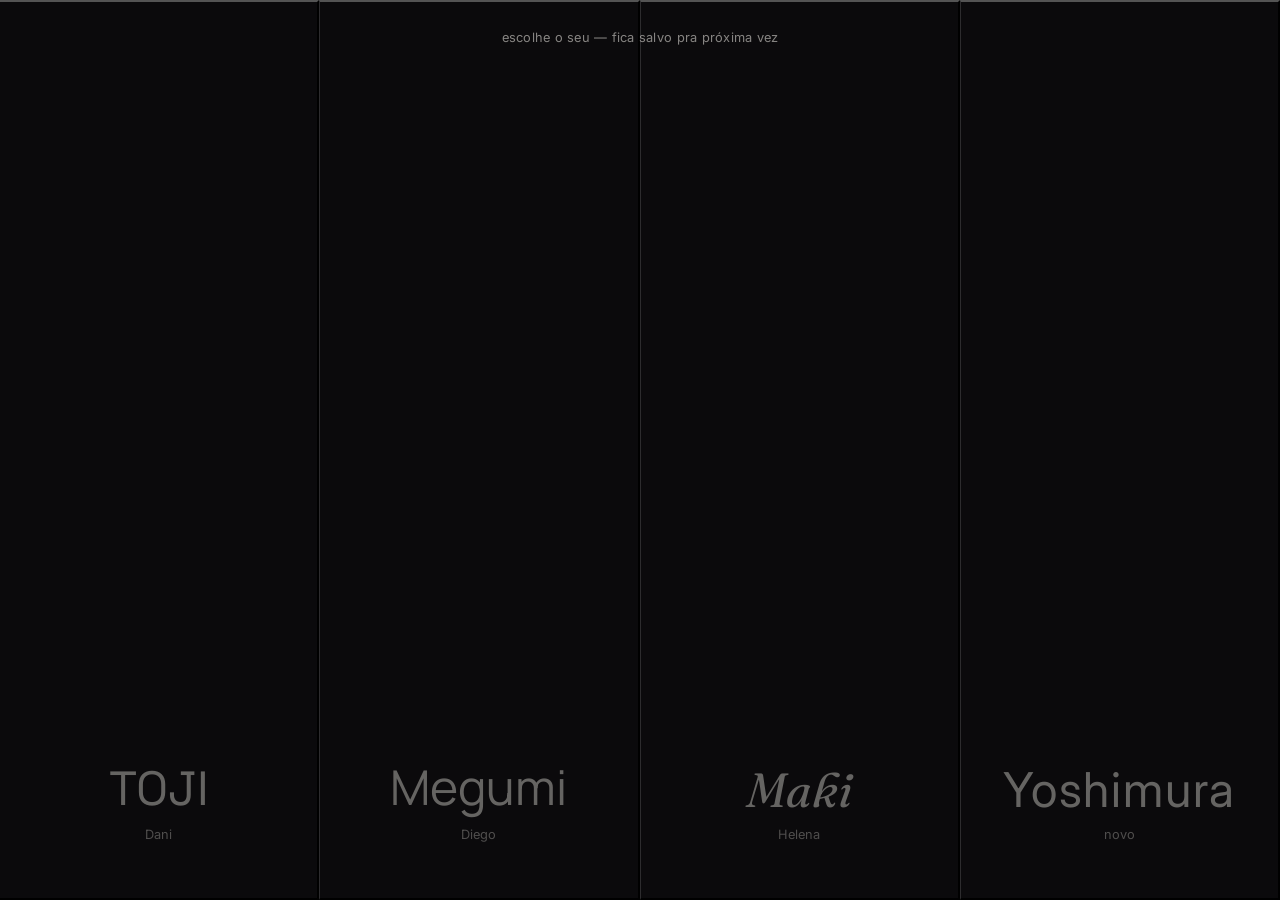
<file: docs/index.html>
<!DOCTYPE html>
<html lang="pt-BR">
<head>
<meta charset="UTF-8">
<meta name="viewport" content="width=device-width, initial-scale=1, viewport-fit=cover">
<title>Protocolos</title>
<link rel="preconnect" href="https://fonts.googleapis.com">
<link rel="preconnect" href="https://fonts.gstatic.com" crossorigin>
<link href="https://fonts.googleapis.com/css2?family=Space+Grotesk:wght@700&family=Manrope:wght@700&family=Fraunces:ital,opsz,wght@1,9..144,600&family=Inter:wght@400;500&display=swap" rel="stylesheet">
<meta name="theme-color" content="#0B0A0C">
<meta name="mobile-web-app-capable" content="yes">
<meta name="apple-mobile-web-app-capable" content="yes">
<meta name="apple-mobile-web-app-status-bar-style" content="black-translucent">
<meta name="apple-mobile-web-app-title" content="Protocolos">
<style>
  :root {
    --void: #0B0A0C;
    --hair: rgba(255,255,255,0.14);
    --ink: #EDEAE4;
  }
  :root { box-sizing: border-box; padding-top: env(safe-area-inset-top, 0px); padding-bottom: env(safe-area-inset-bottom, 0px); }
  *, *::before, *::after { box-sizing: inherit; }
  html, body { height: 100%; margin: 0; }
  body {
    background: var(--void);
    font-family: 'Inter', system-ui, sans-serif;
    overflow: hidden;
  }
  .instrucao {
    position: fixed;
    top: calc(1.1rem + env(safe-area-inset-top, 0px));
    left: 0; right: 0;
    text-align: center;
    color: rgba(237,234,228,0.55);
    font-size: 0.8rem;
    letter-spacing: 0.02em;
    z-index: 5;
    pointer-events: none;
  }
  .portais {
    display: flex;
    height: 100vh;
    height: 100dvh;
  }
  .portal {
    position: relative;
    flex: 1;
    display: flex;
    align-items: flex-end;
    padding: 0 0 3.5rem;
    justify-content: center;
    border-left: 1px solid var(--hair);
    background: var(--void);
    cursor: pointer;
    color: inherit;
    font: inherit;
    text-align: center;
    overflow: hidden;
    -webkit-tap-highlight-color: transparent;
  }
  .portal:first-child { border-left: none; }
  .portal::before {
    content: "";
    position: absolute;
    inset: 0;
    background: var(--wash);
    opacity: 0;
    transition: opacity 0.35s ease;
  }
  .portal:hover::before,
  .portal:focus-visible::before {
    opacity: 1;
  }
  .portal .rotulo {
    position: relative;
    z-index: 2;
  }
  .portal .nome {
    display: block;
    font-size: clamp(1.6rem, 6vw, 3rem);
    color: rgba(237,234,228,0.4);
    transition: color 0.35s ease, transform 0.35s ease;
  }
  .portal:hover .nome,
  .portal:focus-visible .nome {
    color: var(--ink);
    transform: translateY(-0.3rem);
  }
  .portal .quem {
    display: block;
    margin-top: 0.5rem;
    font-family: 'Inter', sans-serif;
    font-size: 0.8rem;
    color: rgba(237,234,228,0.3);
    transition: color 0.35s ease;
  }
  .portal:hover .quem,
  .portal:focus-visible .quem {
    color: rgba(237,234,228,0.75);
  }
  .portal:focus-visible { outline: 1px solid rgba(237,234,228,0.6); outline-offset: -6px; }

  #toji .nome { font-family: 'Space Grotesk', sans-serif; }
  #toji { --wash: radial-gradient(ellipse at 50% 120%, rgba(176,35,28,0.55), transparent 70%); }

  #megumi .nome { font-family: 'Manrope', sans-serif; }
  #megumi { --wash: radial-gradient(ellipse at 50% 120%, rgba(140,170,201,0.45), transparent 70%); }

  #maki .nome { font-family: 'Fraunces', serif; font-style: italic; }
  #maki { --wash: radial-gradient(ellipse at 50% 120%, rgba(200,30,92,0.5), transparent 70%); }

  #yoshimura .nome { font-family: 'Inter', sans-serif; letter-spacing: 0.04em; }
  #yoshimura { --wash: radial-gradient(ellipse at 50% 120%, rgba(216,168,108,0.45), transparent 70%); }

  .rodape {
    position: fixed;
    bottom: calc(1rem + env(safe-area-inset-bottom, 0px));
    left: 0; right: 0;
    text-align: center;
    color: rgba(237,234,228,0.4);
    font-size: 0.75rem;
    z-index: 5;
    pointer-events: none;
  }
  #instalar {
    position: fixed;
    bottom: calc(1rem + env(safe-area-inset-bottom, 0px));
    right: 1.1rem;
    z-index: 6;
    background: transparent;
    color: rgba(237,234,228,0.55);
    border: 1px solid rgba(255,255,255,0.25);
    border-radius: 6px;
    padding: 0.45rem 0.8rem;
    font: inherit;
    font-size: 0.75rem;
    cursor: pointer;
    display: none;
  }
  #instalar:hover, #instalar:focus-visible {
    color: var(--ink);
    border-color: rgba(255,255,255,0.6);
  }

  @media (max-width: 640px) {
    .portais { flex-direction: column; }
    .portal { border-left: none; border-top: 1px solid var(--hair); align-items: center; padding-bottom: 0; }
    .portal:first-child { border-top: none; }
  }
</style>
</head>
<body>
  <p class="instrucao">escolhe o seu — fica salvo pra próxima vez</p>

  <div class="portais">
    <button class="portal" id="toji" onclick="escolher('toji')">
      <span class="rotulo"><span class="nome">TOJI</span><span class="quem">Dani</span></span>
    </button>
    <button class="portal" id="megumi" onclick="escolher('megumi')">
      <span class="rotulo"><span class="nome">Megumi</span><span class="quem">Diego</span></span>
    </button>
    <button class="portal" id="maki" onclick="escolher('maki')">
      <span class="rotulo"><span class="nome">Maki</span><span class="quem">Helena</span></span>
    </button>
    <button class="portal" id="yoshimura" onclick="escolher('yoshimura')">
      <span class="rotulo"><span class="nome">Yoshimura</span><span class="quem">novo</span></span>
    </button>
  </div>

  <button id="instalar" type="button">Instalar</button>

<script>
  // Sem redirecionamento automático — essa página sempre mostra os três portais.
  // Pra sempre abrir direto no mesmo protocolo, favorita o link dele (ex: docs/toji/)
  // em vez deste índice. Isso evita qualquer beco sem saída.
  function escolher(protocolo) {
    location.href = './' + protocolo + '/';
  }

  // --- PWA: manifest + service worker via Blob (só funciona em host real, não em preview) ---
  (function () {
    var icone = 'data:image/svg+xml,' + encodeURIComponent(
      '<svg xmlns="http://www.w3.org/2000/svg" viewBox="0 0 100 100">' +
      '<rect width="100" height="100" fill="%230B0A0C"/>' +
      '<text x="50" y="62" font-family="sans-serif" font-size="46" font-weight="700" ' +
      'fill="%23EDEAE4" text-anchor="middle">P</text></svg>'
    );

    var manifest = {
      name: 'Protocolos',
      short_name: 'Protocolos',
      start_url: './',
      scope: './',
      display: 'standalone',
      background_color: '#0B0A0C',
      theme_color: '#0B0A0C',
      icons: [
        { src: icone, sizes: '192x192', type: 'image/svg+xml' },
        { src: icone, sizes: '512x512', type: 'image/svg+xml' }
      ]
    };
    try {
      var manifestBlob = new Blob([JSON.stringify(manifest)], { type: 'application/json' });
      var link = document.createElement('link');
      link.rel = 'manifest';
      link.href = URL.createObjectURL(manifestBlob);
      document.head.appendChild(link);

      var touchIcon = document.createElement('link');
      touchIcon.rel = 'apple-touch-icon';
      touchIcon.href = icone;
      document.head.appendChild(touchIcon);
    } catch (e) { console.warn('Manifest via Blob falhou:', e); }

    if ('serviceWorker' in navigator) {
      var swCode =
        "self.addEventListener('install', function(e){ self.skipWaiting(); });" +
        "self.addEventListener('activate', function(e){ self.clients.claim(); });" +
        "self.addEventListener('fetch', function(e){ e.respondWith(fetch(e.request).catch(function(){ return new Response('offline'); })); });";
      try {
        var swBlob = new Blob([swCode], { type: 'application/javascript' });
        navigator.serviceWorker.register(URL.createObjectURL(swBlob))
          .catch(function (err) { console.warn('Service worker falhou:', err); });
      } catch (e) { console.warn('SW via Blob falhou:', e); }
    }

    var eventoInstalar = null;
    var botao = document.getElementById('instalar');
    window.addEventListener('beforeinstallprompt', function (e) {
      e.preventDefault();
      eventoInstalar = e;
      botao.style.display = 'block';
    });
    botao.addEventListener('click', function () {
      if (!eventoInstalar) return;
      eventoInstalar.prompt();
      eventoInstalar.userChoice.finally(function () {
        eventoInstalar = null;
        botao.style.display = 'none';
      });
    });
    window.addEventListener('appinstalled', function () {
      botao.style.display = 'none';
    });
  })();
</script>
</body>
</html>
</file>
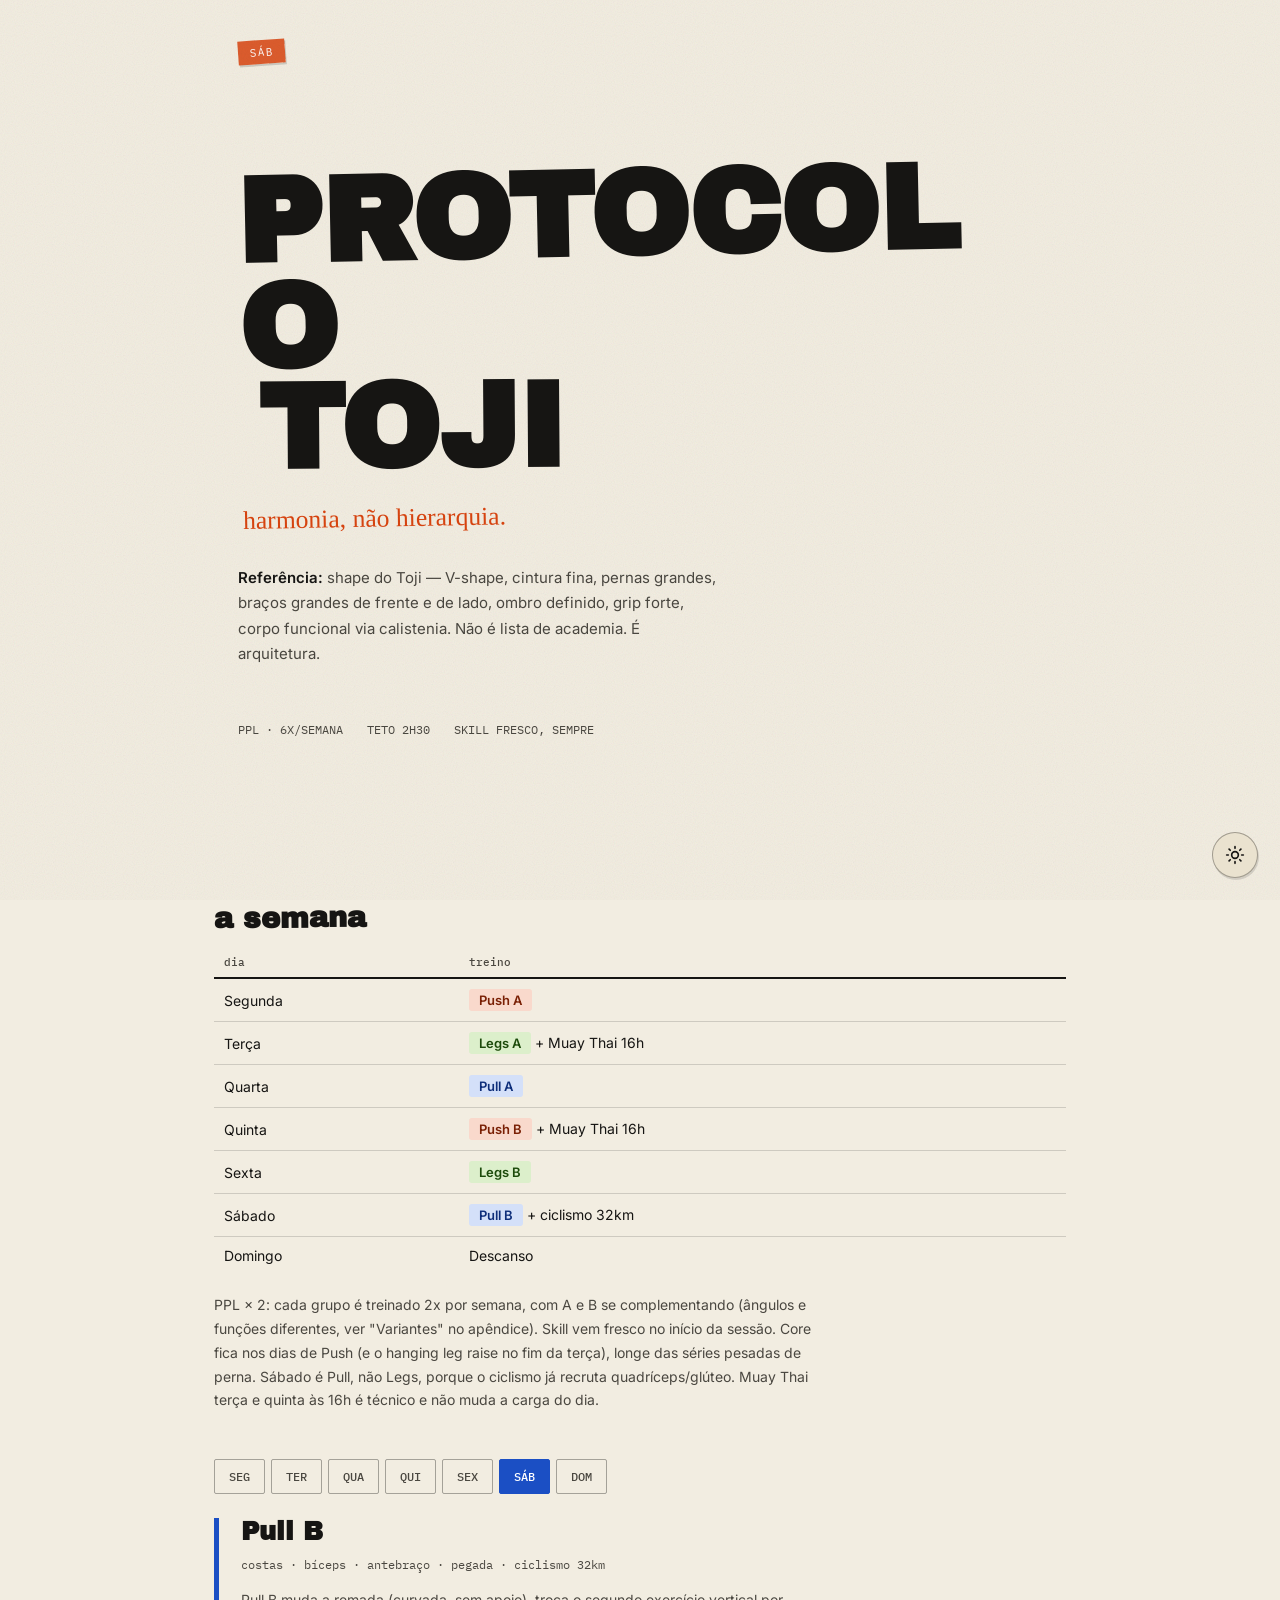
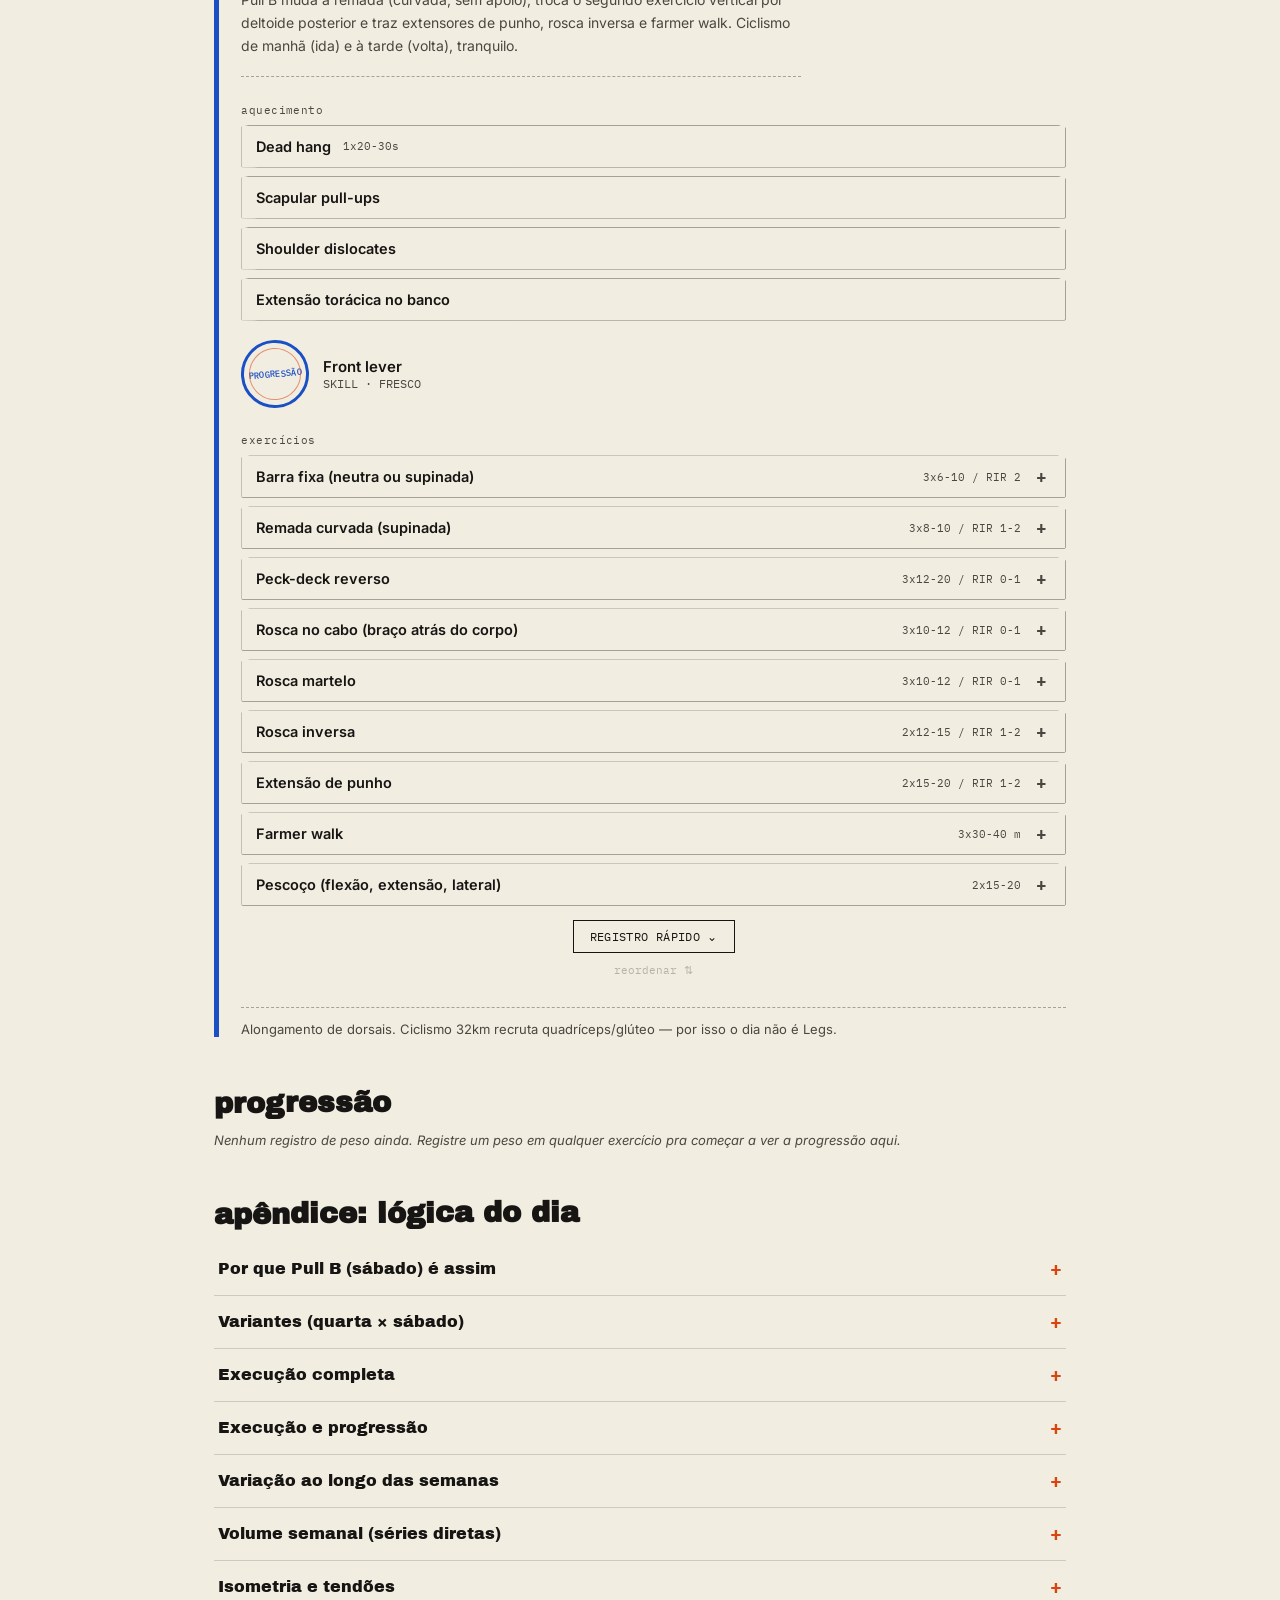
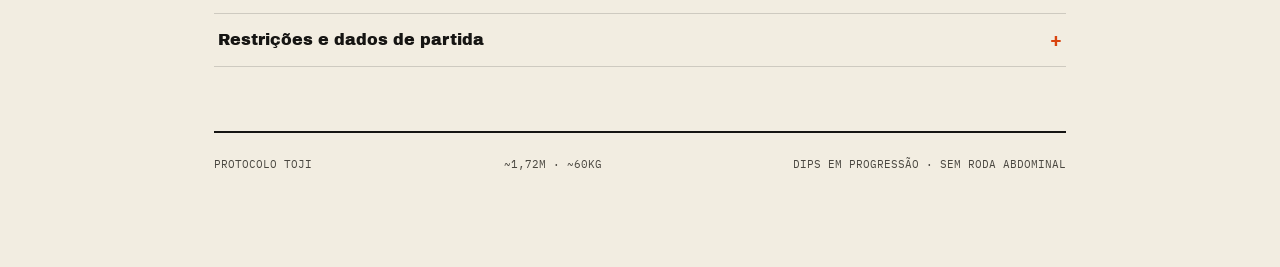
<file: docs/toji/index.html>
<!DOCTYPE html>
<html lang="pt-BR">
<head>
<meta charset="UTF-8">
<meta name="viewport" content="width=device-width, initial-scale=1.0">
<title>Protocolo Toji</title>
<meta name="theme-color" content="#F2EDE1">
<meta name="mobile-web-app-capable" content="yes">
<meta name="apple-mobile-web-app-capable" content="yes">
<meta name="apple-mobile-web-app-status-bar-style" content="black-translucent">
<meta name="apple-mobile-web-app-title" content="Toji">
<link rel="apple-touch-icon" href="data:image/svg+xml,%3Csvg xmlns='http://www.w3.org/2000/svg' viewBox='0 0 100 100'%3E%3Crect width='100' height='100' fill='%23161513'/%3E%3Ctext x='50' y='68' font-family='Arial Black, sans-serif' font-size='58' font-weight='900' fill='%23F2EDE1' text-anchor='middle'%3ET%3C/text%3E%3C/svg%3E">
<link rel="icon" href="data:image/svg+xml,%3Csvg xmlns='http://www.w3.org/2000/svg' viewBox='0 0 100 100'%3E%3Crect width='100' height='100' fill='%23161513'/%3E%3Ctext x='50' y='68' font-family='Arial Black, sans-serif' font-size='58' font-weight='900' fill='%23F2EDE1' text-anchor='middle'%3ET%3C/text%3E%3C/svg%3E">
<link id="manifestLink" rel="manifest" href="">
<link rel="preconnect" href="https://fonts.googleapis.com">
<link rel="preconnect" href="https://fonts.gstatic.com" crossorigin>
<link href="https://fonts.googleapis.com/css2?family=Archivo+Black&family=Permanent+Marker&family=Inter:wght@400;500;600;700&family=IBM+Plex+Mono:wght@400;500&display=swap" rel="stylesheet">
<style>
:root {
  --bg: #F2EDE1;
  --bg-alt: #EAE2CF;
  --ink: #161513;
  --ink-soft: #4A4740;
  --paper-stain: #D8CFB8;
  --accent-1: #2E9E1F;
  --accent-1-bright: #39FF14;
  --accent-2: #D9440F;
  --push: #D9440F;
  --pull: #1B4FC4;
  --legs: #2E9E1F;
  --line: rgba(22,21,19,0.16);
  --line-strong: rgba(22,21,19,0.35);
}

:root[data-theme="dark"] {
  --bg: #17140F;
  --bg-alt: #221E17;
  --ink: #EDE6D6;
  --ink-soft: #A79C87;
  --paper-stain: #2A251C;
  --accent-1: #39FF14;
  --accent-2: #FF6B33;
  --push: #FF6B33;
  --pull: #4C8CFF;
  --legs: #39FF14;
  --line: rgba(237,230,214,0.12);
  --line-strong: rgba(237,230,214,0.28);
}

html { transition: background 0.25s ease; }
body, .tab-btn, .ex-card, .skill-stamp, .hero-tape { transition: background 0.25s ease, color 0.25s ease, border-color 0.25s ease; }

* { box-sizing: border-box; }

html, body {
  margin: 0;
  padding: 0;
  background: var(--bg);
  color: var(--ink);
  font-family: 'Inter', sans-serif;
  -webkit-font-smoothing: antialiased;
  overflow-x: hidden;
  width: 100%;
}

body {
  position: relative;
}

body::before {
  content: "";
  position: fixed;
  inset: 0;
  pointer-events: none;
  z-index: 999;
  opacity: 0.11;
  background-image: url("data:image/svg+xml,%3Csvg xmlns='http://www.w3.org/2000/svg' width='200' height='200'%3E%3Cfilter id='n'%3E%3CfeTurbulence type='fractalNoise' baseFrequency='0.9' numOctaves='2' stitchTiles='stitch'/%3E%3C/filter%3E%3Crect width='100%25' height='100%25' filter='url(%23n)'/%3E%3C/svg%3E");
  mix-blend-mode: multiply;
}

:root[data-theme="dark"] body::before {
  mix-blend-mode: screen;
  opacity: 0.06;
}

.theme-toggle {
  position: fixed;
  bottom: 1.4rem;
  right: 1.4rem;
  z-index: 1000;
  width: 46px;
  height: 46px;
  border-radius: 50%;
  border: 1.5px solid var(--line-strong);
  background: var(--bg-alt);
  cursor: pointer;
  display: flex;
  align-items: center;
  justify-content: center;
  padding: 0;
  transition: transform 0.15s ease, background 0.25s ease, border-color 0.25s ease;
  box-shadow: 1px 2px 0 rgba(0,0,0,0.12);
}

.theme-toggle:hover { transform: rotate(-8deg) scale(1.05); }

.theme-toggle svg {
  width: 20px;
  height: 20px;
  stroke: var(--ink);
  fill: none;
  stroke-width: 2;
  stroke-linecap: round;
  stroke-linejoin: round;
}

.theme-toggle .icon-moon { display: none; }
:root[data-theme="dark"] .theme-toggle .icon-sun { display: none; }
:root[data-theme="dark"] .theme-toggle .icon-moon { display: block; }

.wrap {
  max-width: 900px;
  width: 100%;
  margin: 0 auto;
  padding: 0 1.5rem 6rem;
  overflow-x: hidden;
}

/* ---------- HERO ---------- */

.hero {
  min-height: 100vh;
  display: flex;
  flex-direction: column;
  justify-content: center;
  padding: 2rem 1.5rem;
  position: relative;
}

.hero-tape {
  position: absolute;
  top: 2.5rem;
  left: 1.5rem;
  background: rgba(217,68,15,0.85);
  color: #fff;
  font-family: 'IBM Plex Mono', monospace;
  font-size: 11px;
  letter-spacing: 0.06em;
  padding: 5px 12px;
  transform: rotate(-4deg);
  box-shadow: 1px 2px 0 rgba(0,0,0,0.15);
}

.hero-title {
  font-family: 'Archivo Black', sans-serif;
  font-size: clamp(2.6rem, 12vw, 7.5rem);
  line-height: 0.88;
  letter-spacing: -0.01em;
  margin: 0;
  transform: rotate(-1.2deg);
  max-width: 100%;
  overflow-wrap: break-word;
}

.hero-title .line2 {
  display: block;
  margin-left: 0.15em;
  transform: rotate(0.8deg);
}

.hero-sub {
  font-family: 'Permanent Marker', cursive;
  font-size: clamp(1.1rem, 3vw, 1.6rem);
  color: var(--accent-2);
  margin: 1.2rem 0 0 0.2em;
  transform: rotate(-1deg);
  position: relative;
  display: inline-block;
}

.hero-manifesto {
  margin-top: 2.2rem;
  max-width: 480px;
  font-size: 15px;
  line-height: 1.7;
  color: var(--ink-soft);
}

.hero-manifesto strong {
  color: var(--ink);
  font-weight: 600;
}

.hero-meta {
  margin-top: 2.5rem;
  display: flex;
  gap: 1.5rem;
  flex-wrap: wrap;
  font-family: 'IBM Plex Mono', monospace;
  font-size: 12px;
  color: var(--ink-soft);
}

.hero-meta span { white-space: nowrap; }

/* ---------- WEEK OVERVIEW ---------- */

.section-title {
  font-family: 'Archivo Black', sans-serif;
  font-size: 1.8rem;
  margin: 0 0 1rem;
  transform: rotate(-0.4deg);
}

.week-table {
  width: 100%;
  border-collapse: collapse;
  margin-bottom: 1.2rem;
  font-size: 14px;
}

.week-table th {
  text-align: left;
  font-family: 'IBM Plex Mono', monospace;
  font-size: 11px;
  color: var(--ink-soft);
  font-weight: 500;
  padding: 8px 10px;
  border-bottom: 2px solid var(--ink);
}

.week-table td {
  padding: 10px 10px;
  border-bottom: 1px solid var(--line);
}

.week-table tr:last-child td { border-bottom: none; }

.day-chip {
  display: inline-block;
  padding: 3px 10px;
  font-weight: 600;
  font-size: 13px;
  border-radius: 3px;
}

.week-note {
  font-size: 14px;
  color: var(--ink-soft);
  line-height: 1.7;
  max-width: 620px;
}

/* ---------- TABS ---------- */

.tabs-nav {
  display: flex;
  gap: 6px;
  overflow-x: auto;
  padding: 0.4rem 0 1.5rem;
  margin-top: 2.5rem;
  -webkit-overflow-scrolling: touch;
}

.tab-btn {
  flex: 0 0 auto;
  font-family: 'IBM Plex Mono', monospace;
  font-size: 12px;
  font-weight: 500;
  padding: 9px 14px;
  background: transparent;
  border: 1.5px solid var(--line-strong);
  color: var(--ink-soft);
  cursor: pointer;
  border-radius: 2px;
  transition: transform 0.12s ease;
}

.tab-btn:hover { transform: translateY(-1px); }

.tab-btn.active {
  color: #fff;
  border-color: transparent;
}

/* ---------- DAY PANEL ---------- */

.day-panel { display: none; }
.day-panel.active { display: block; animation: none; }

.panel-frame {
  border-left: 5px solid var(--ink);
  padding-left: 1.4rem;
  position: relative;
}

.panel-heading {
  font-family: 'Archivo Black', sans-serif;
  font-size: 1.6rem;
  margin: 0 0 0.3rem;
}

.panel-subhead {
  font-family: 'IBM Plex Mono', monospace;
  font-size: 12px;
  color: var(--ink-soft);
  margin-bottom: 1rem;
}

.panel-intro {
  font-size: 14px;
  line-height: 1.65;
  color: var(--ink-soft);
  max-width: 560px;
  margin: 0 0 1.6rem;
  padding-bottom: 1.2rem;
  border-bottom: 1px dashed var(--line-strong);
}

.block-label {
  font-family: 'IBM Plex Mono', monospace;
  font-size: 11px;
  letter-spacing: 0.04em;
  color: var(--ink-soft);
  margin: 1.6rem 0 0.5rem;
}

.warmup-list {
  font-size: 14px;
  color: var(--ink-soft);
  margin: 0 0 0.3rem;
}

/* skill stamp */
.skill-row {
  display: flex;
  align-items: center;
  gap: 14px;
  margin: 1.2rem 0 1.6rem;
}

.skill-stamp {
  flex: 0 0 auto;
  width: 68px;
  height: 68px;
  border-radius: 50%;
  border: 3px solid var(--accent-2);
  display: flex;
  align-items: center;
  justify-content: center;
  transform: rotate(-5deg);
  font-family: 'IBM Plex Mono', monospace;
  font-size: 9px;
  font-weight: 500;
  letter-spacing: 0.04em;
  color: var(--accent-2);
  text-align: center;
  line-height: 1.2;
  position: relative;
}

.skill-stamp::before {
  content: "";
  position: absolute;
  inset: 5px;
  border: 1px solid var(--accent-2);
  border-radius: 50%;
  opacity: 0.55;
}

.skill-name {
  font-weight: 600;
  font-size: 15px;
}

.skill-desc {
  font-size: 12px;
  color: var(--ink-soft);
  font-family: 'IBM Plex Mono', monospace;
}

/* exercise cards */
.ex-card {
  border: 1.5px solid var(--line-strong);
  border-radius: 2px;
  margin-bottom: 8px;
  overflow: hidden;
  clip-path: polygon(0 2px, 1% 0, 99% 0, 100% 3px, 100% 100%, 2% 100%, 0 99%);
  display: flex;
  align-items: stretch;
}

.reorder-arrows {
  display: none;
  flex-direction: column;
  flex: 0 0 auto;
  border-right: 1.5px solid var(--line-strong);
}

.day-panel.reorder-active .reorder-arrows { display: flex; }

.arrow-btn {
  flex: 1 1 50%;
  border: none;
  background: var(--bg-alt);
  color: var(--ink);
  font-size: 13px;
  width: 32px;
  cursor: pointer;
  padding: 0;
}

.arrow-btn:first-child { border-bottom: 1px solid var(--line-strong); }
.arrow-btn:disabled { opacity: 0.25; cursor: default; }
.arrow-btn:not(:disabled):hover { background: var(--bg); }

.ex-card-main {
  display: flex;
  flex-direction: column;
  flex: 1 1 auto;
  min-width: 0;
}

.reorder-toggle-row {
  display: flex;
  justify-content: center;
  gap: 10px;
  margin-top: 6px;
  opacity: 0.35;
}

.reorder-toggle-row:hover { opacity: 0.8; }

.reorder-toggle, .reorder-reset {
  border: none;
  background: none;
  color: var(--ink-soft);
  font-size: 11px;
  font-family: 'IBM Plex Mono', monospace;
  cursor: pointer;
  padding: 4px 6px;
}

.reorder-toggle:hover, .reorder-reset:hover { color: var(--ink); }

.quick-register-row {
  display: flex;
  justify-content: center;
  margin-top: 14px;
}

.quick-register {
  border: 1.5px solid var(--ink);
  background: var(--bg);
  color: var(--ink);
  font-family: 'IBM Plex Mono', monospace;
  font-size: 12px;
  text-transform: uppercase;
  letter-spacing: 0.03em;
  padding: 8px 16px;
  cursor: pointer;
}

.quick-register:hover { background: var(--ink); color: var(--bg); }
.quick-register.active { background: var(--ink); color: var(--bg); }

.progress-select {
  width: 100%;
  border: 1.5px solid var(--line-strong);
  background: var(--bg-alt);
  color: var(--ink);
  font-family: 'IBM Plex Mono', monospace;
  font-size: 13px;
  padding: 9px 10px;
  margin-bottom: 16px;
}

.progress-empty {
  font-size: 13px;
  color: var(--ink-soft);
  font-style: italic;
}

.progress-svg {
  width: 100%;
  height: auto;
  border: 1.5px solid var(--line-strong);
  background: var(--bg-alt);
}

.progress-current {
  margin-top: 10px;
  font-family: 'IBM Plex Mono', monospace;
  font-size: 12px;
  color: var(--ink-soft);
}

.progress-current b { color: var(--ink); }


.ex-head {
  display: flex;
  align-items: center;
  justify-content: space-between;
  padding: 12px 14px;
  cursor: pointer;
  background: var(--bg);
  gap: 12px;
}

.ex-head:hover { background: var(--bg-alt); }

.no-detail .ex-head { cursor: default; }
.no-detail .ex-head:hover { background: var(--bg); }

.ex-name {
  font-weight: 600;
  font-size: 14.5px;
}

.done-dot {
  display: inline-block;
  width: 6px;
  height: 6px;
  border-radius: 50%;
  background: var(--accent-1);
  margin-left: 7px;
  vertical-align: middle;
}

.done-check {
  display: flex;
  align-items: center;
  gap: 9px;
  margin-top: 12px;
  font-size: 12px;
  font-family: 'IBM Plex Mono', monospace;
  letter-spacing: 0.02em;
  text-transform: uppercase;
  color: var(--ink-soft);
  cursor: pointer;
  user-select: none;
}

.done-check input {
  position: absolute;
  opacity: 0;
  width: 0;
  height: 0;
}

.done-check .box {
  flex: 0 0 auto;
  width: 15px;
  height: 15px;
  border: 1.5px solid var(--line-strong);
  background: var(--bg-alt);
  display: flex;
  align-items: center;
  justify-content: center;
  transition: background 0.15s ease, border-color 0.15s ease;
}

.done-check .box::after {
  content: '';
  width: 8px;
  height: 8px;
  background: var(--accent-1);
  opacity: 0;
  transform: scale(0.4);
  transition: opacity 0.12s ease, transform 0.12s ease;
}

.done-check input:checked ~ .box {
  border-color: var(--accent-1);
}

.done-check input:checked ~ .box::after {
  opacity: 1;
  transform: scale(1);
}

.done-check:hover .box { border-color: var(--ink-soft); }

.weight-track {
  margin-top: 12px;
  padding-top: 12px;
  border-top: 1px solid var(--line-strong);
}

.weight-last {
  font-family: 'IBM Plex Mono', monospace;
  font-size: 11.5px;
  color: var(--ink-soft);
  margin-bottom: 8px;
}

.weight-last b { color: var(--ink); font-weight: 600; }

.weight-form {
  display: flex;
  gap: 6px;
  align-items: center;
  flex-wrap: wrap;
}

.weight-input {
  width: 64px;
  border: 1.5px solid var(--line-strong);
  background: var(--bg);
  color: var(--ink);
  font-family: 'IBM Plex Mono', monospace;
  font-size: 13px;
  padding: 5px 7px;
}

.weight-type {
  border: 1.5px solid var(--line-strong);
  background: var(--bg);
  color: var(--ink);
  font-family: 'IBM Plex Mono', monospace;
  font-size: 11px;
  padding: 5px 6px;
}

.weight-save {
  border: 1.5px solid var(--ink);
  background: var(--ink);
  color: var(--bg);
  font-family: 'IBM Plex Mono', monospace;
  font-size: 11px;
  text-transform: uppercase;
  padding: 6px 10px;
  cursor: pointer;
}

.weight-save:hover { opacity: 0.85; }

.weight-saved-tag {
  font-family: 'IBM Plex Mono', monospace;
  font-size: 11px;
  color: var(--accent-1);
  margin-left: 4px;
}

.ex-head-right {
  display: flex;
  align-items: center;
  gap: 10px;
  flex: 0 0 auto;
}

.ex-rir {
  font-family: 'IBM Plex Mono', monospace;
  font-size: 11px;
  color: var(--ink-soft);
  white-space: nowrap;
}

.ex-toggle {
  font-family: 'Archivo Black', sans-serif;
  font-size: 16px;
  width: 20px;
  text-align: center;
  color: var(--ink-soft);
}

.ex-body {
  display: grid;
  grid-template-rows: 0fr;
  overflow: hidden;
  transition: grid-template-rows 0.2s ease;
  background: var(--bg-alt);
}

.ex-body > .ex-body-inner {
  overflow: hidden;
  min-height: 0;
}

.ex-card.open .ex-body { grid-template-rows: 1fr; }

.ex-body-inner {
  padding: 0 14px;
  max-height: 0;
  transition: padding 0.2s ease;
  font-size: 13px;
  color: var(--ink-soft);
  line-height: 1.6;
}

.ex-card.open .ex-body-inner {
  padding: 0 14px 14px;
  max-height: none;
}

.ex-body-inner b { color: var(--ink); font-weight: 600; }

.cooldown {
  margin-top: 1.6rem;
  font-size: 13px;
  color: var(--ink-soft);
  font-style: normal;
  padding-top: 0.8rem;
  border-top: 1px dashed var(--line-strong);
}

/* variant table for pull days */
.variant-table {
  width: 100%;
  border-collapse: collapse;
  font-size: 12.5px;
  margin-top: 6px;
}
.variant-table td {
  padding: 3px 8px 3px 0;
  color: var(--ink-soft);
}
.variant-table td:first-child { font-weight: 600; color: var(--ink); }

/* ---------- ACCORDION ---------- */

.accordion-item {
  border-bottom: 1px solid var(--line);
}

.accordion-head {
  display: flex;
  justify-content: space-between;
  align-items: center;
  padding: 16px 4px;
  cursor: pointer;
}

.accordion-head h3 {
  font-family: 'Archivo Black', sans-serif;
  font-size: 1rem;
  margin: 0;
  font-weight: 400;
}

.accordion-plus {
  font-family: 'Archivo Black', sans-serif;
  font-size: 18px;
  color: var(--accent-2);
}

.accordion-body {
  display: grid;
  grid-template-rows: 0fr;
  overflow: hidden;
  transition: grid-template-rows 0.25s ease;
}

.accordion-body > .accordion-body-inner {
  overflow: hidden;
  min-height: 0;
}

.accordion-item.open .accordion-body { grid-template-rows: 1fr; }

.accordion-body-inner {
  padding: 0 4px;
  transition: padding 0.25s ease;
  font-size: 14px;
  color: var(--ink-soft);
  line-height: 1.75;
}

.accordion-item.open .accordion-body-inner {
  padding: 0 4px 18px;
}

.accordion-body-inner b { color: var(--ink); font-weight: 600; }

footer {
  margin-top: 4rem;
  padding-top: 1.5rem;
  border-top: 2px solid var(--ink);
  font-family: 'IBM Plex Mono', monospace;
  font-size: 11px;
  color: var(--ink-soft);
  display: flex;
  justify-content: space-between;
  flex-wrap: wrap;
  gap: 8px;
}

@media (max-width: 600px) {
  .hero-tape { top: 1.2rem; left: 1rem; }
  .panel-frame { padding-left: 1rem; border-left-width: 4px; }
  .week-table { font-size: 12.5px; }
  .hero-title { transform: rotate(-0.6deg); }
  .hero-title .line2 { margin-left: 0.05em; transform: rotate(0.4deg); }
  .hero-sub { margin-left: 0; }
}
</style>
</head>
<body>

<button class="theme-toggle" id="themeToggle" aria-label="Alternar tema">
  <svg class="icon-sun" viewBox="0 0 24 24"><circle cx="12" cy="12" r="4"/><path d="M12 2v2M12 20v2M4.9 4.9l1.4 1.4M17.7 17.7l1.4 1.4M2 12h2M20 12h2M4.9 19.1l1.4-1.4M17.7 6.3l1.4-1.4"/></svg>
  <svg class="icon-moon" viewBox="0 0 24 24"><path d="M20 14.5A8.5 8.5 0 0 1 9.5 4a8.5 8.5 0 1 0 10.5 10.5z"/></svg>
</button>

<div class="wrap">

  <section class="hero">
    <span class="hero-tape" id="heroTape">SEX</span>
    <h1 class="hero-title">PROTOCOLO<span class="line2">TOJI</span></h1>
    <div class="hero-sub">harmonia, não hierarquia.</div>
    <p class="hero-manifesto">
      <strong>Referência:</strong> shape do Toji — V-shape, cintura fina, pernas grandes, braços grandes de frente e de lado, ombro definido, grip forte, corpo funcional via calistenia. Não é lista de academia. É arquitetura.
    </p>
    <div class="hero-meta">
      <span>PPL · 6X/SEMANA</span>
      <span>TETO 2H30</span>
      <span>SKILL FRESCO, SEMPRE</span>
    </div>
  </section>

  <section id="semana">
    <h2 class="section-title">a semana</h2>
    <table class="week-table">
      <tr><th>dia</th><th>treino</th></tr>
      <tr><td>Segunda</td><td><span class="day-chip" style="background:#F9D9CC; color:#7A2005;">Push A</span></td></tr>
      <tr><td>Terça</td><td><span class="day-chip" style="background:#DCEFCB; color:#1C4A0B;">Legs A</span> + Muay Thai 16h</td></tr>
      <tr><td>Quarta</td><td><span class="day-chip" style="background:#D4E0F9; color:#0E2E7A;">Pull A</span></td></tr>
      <tr><td>Quinta</td><td><span class="day-chip" style="background:#F9D9CC; color:#7A2005;">Push B</span> + Muay Thai 16h</td></tr>
      <tr><td>Sexta</td><td><span class="day-chip" style="background:#DCEFCB; color:#1C4A0B;">Legs B</span></td></tr>
      <tr><td>Sábado</td><td><span class="day-chip" style="background:#D4E0F9; color:#0E2E7A;">Pull B</span> + ciclismo 32km</td></tr>
      <tr><td>Domingo</td><td>Descanso</td></tr>
    </table>
    <p class="week-note">PPL × 2: cada grupo é treinado 2x por semana, com A e B se complementando (ângulos e funções diferentes, ver "Variantes" no apêndice). Skill vem fresco no início da sessão. Core fica nos dias de Push (e o hanging leg raise no fim da terça), longe das séries pesadas de perna. Sábado é Pull, não Legs, porque o ciclismo já recruta quadríceps/glúteo. Muay Thai terça e quinta às 16h é técnico e não muda a carga do dia.</p>
  </section>

  <nav class="tabs-nav" id="tabsNav"></nav>

  <div id="panels"></div>

  <section id="progressao" style="margin-top: 3rem;">
    <h2 class="section-title">progressão</h2>
    <div id="progressaoContent"></div>
  </section>

  <section id="apendice" style="margin-top: 3rem;">
    <h2 class="section-title">apêndice: lógica do dia</h2>
    <div id="accordion"></div>
  </section>

  <footer>
    <span>PROTOCOLO TOJI</span>
    <span>~1,72M · ~60KG</span>
    <span>DIPS EM PROGRESSÃO · SEM RODA ABDOMINAL</span>
  </footer>

</div>

<script>
const DAY_COLORS = {
  push: { bg: '#D9440F', light: '#F9D9CC', text: '#7A2005' },
  pull: { bg: '#1B4FC4', light: '#D4E0F9', text: '#0E2E7A' },
  legs: { bg: '#2E9E1F', light: '#DCEFCB', text: '#1C4A0B' }
};

const days = [
  {
    id: 'seg', label: 'SEG', type: 'push',
    title: 'Push A', subtitle: 'peito · ombro · tríceps · core',
    intro: 'Dia pesado de empurrar: supino reto e inclinado, crossover alto-baixo para complementar o peito, ombro lateral e tríceps. Core entra no fim, longe dos dias de perna.',
    warmupList: [
      { name: 'Rotação torácica' },
      { name: 'Wall slides' },
      { name: 'Band pull-apart' }
    ],
    skill: { name: 'Handstand', desc: 'PROGRESSÃO', dose: '6-8 min em tentativas curtas' },
    exercises: [
      { id: 'supino-reto', name: 'Supino reto (barra livre)', rir: 'RIR 2', sets: '4x6-8', role: 'Composto principal', detail: 'Peito médio — o motor do dia.' },
      { id: 'desenvolvimento-halteres', name: 'Desenvolvimento (halteres)', rir: 'RIR 1-2', sets: '3x8-10', role: 'Composto', detail: 'Ombro. Vem antes do inclinado pra o ombro chegar mais fresco.' },
      { id: 'supino-inclinado', name: 'Supino inclinado (halteres)', rir: 'RIR 1-2', sets: '3x8-12', role: 'Composto', detail: 'Peito superior (porção clavicular).' },
      { id: 'lateral-cabo', name: 'Elevação lateral (cabo)', rir: 'RIR 0-1', sets: '4x12-20', role: 'Isolador', detail: 'Deltoide lateral — prioridade máxima pro shape em V. Cabo mantém tensão desde o início do movimento.' },
      { id: 'crossover-alto-baixo', name: 'Crossover (polia alta → baixa)', rir: 'RIR 1-2', sets: '2x12-15', role: 'Isolador — peito', detail: 'Polias acima da linha dos ombros; fecha as mãos em arco descendente à frente do tronco. Complementa os supinos com adução horizontal em trajetória alto-baixo.' },
      { id: 'triceps-frances', name: 'Tríceps francês (halter, unilateral, overhead)', rir: 'RIR 0-1', sets: '4x10-15', role: 'Isolador', detail: 'Tríceps cabeça longa, em posição alongada.' },
      { id: 'abdominal-maquina', name: 'Abdominal na máquina', rir: 'RIR 1-2', sets: '3x12-15', role: 'Core — reto abdominal', detail: 'Flexão de tronco contra a resistência da máquina. Mantém o quadril estável e aproxima o tronco da pelve sem transformar o movimento em uma simples dobradiça de quadril.' },
      { id: 'pallof-press', name: 'Pallof press', rir: 'RIR 1-2', sets: '2x12 (cada lado)', role: 'Core — anti-rotação', detail: 'Anti-rotação em vez de rotação carregada, que engrossaria a cintura.' }
    ],
    cooldown: 'Alongamento de peitoral e ombro anterior.',
    appendix: [
      {
        title: 'Por que Push A é assim',
        body: 'Push A combina supino reto e inclinado com crossover alto-baixo (2 séries) para completar o trabalho de peito. Elevação lateral soma 4 séries neste dia e 4 na quinta. Tríceps recebe o trabalho isolado do francês; o core fica no fim, com máquina abdominal e Pallof, sem competir com as pernas.'
      },
      {
        title: 'Variantes (segunda × quinta)',
        body: 'A e B não são cópias: cada exercício do B muda o ângulo ou a função em relação ao A.<br><br><table class="variant-table"><tr><td style="color:var(--ink-soft); font-weight:400;">função</td><td style="color:var(--ink-soft); font-weight:400;">segunda</td><td style="color:var(--ink-soft); font-weight:400;">quinta</td></tr><tr><td>Peito principal</td><td>Reto</td><td>Declinado</td></tr><tr><td>Peito complementar</td><td>Inclinado + crossover alta → baixa</td><td>Crossover baixa → alta</td></tr><tr><td>Ombro</td><td>Desenvolvimento + lateral (cabo)</td><td>Lateral (máquina/halter) + face pull</td></tr><tr><td>Tríceps</td><td>Francês (alongado)</td><td>Corda</td></tr><tr><td>Core</td><td>Máquina abdominal + Pallof</td><td>Dragon flag + prancha</td></tr><tr><td>Skill</td><td>Handstand</td><td>Handstand</td></tr></table><br>Desenvolvimento não repete na quinta: só aumentaria a sobreposição no deltoide anterior sem cobrir lacuna nova.'
      },
      {
        title: 'Postura e respiração',
        body: 'Ombros pra frente/tensão → wall slides + band pull-apart no aquecimento contrabalançam o volume de peito do dia.<br><br><b>Respiração 360°</b> (2-3 min diários, deitado, costela expandindo pros lados) reforça postura, independente do treino.'
      },
      {
        title: 'Sobre a cintura',
        body: 'Não se treina, se revela — largura de costas + baixo percentual de gordura. Core usa <b>anti-rotação</b> (Pallof press) em vez de rotação carregada, que engrossaria a cintura.'
      },
      {
        title: 'Execução completa',
        body: '<b>Handstand:</b> depois do aquecimento, antes de qualquer carga. 6-8 min em tentativas curtas (10-20 s), parando quando a linha corporal cai. Qualidade, não tempo acumulado.<br><br><b>Supino reto (barra livre):</b> deitado no banco, pegada um pouco mais larga que os ombros, barra desce até tocar o peito na linha do mamilo, cotovelos a ~45° do tronco (não 90°). Descida controlada, subida com intenção de acelerar. Peito médio, também recruta tríceps e deltoide anterior.<br><br><b>Desenvolvimento (halteres):</b> sentado ou em pé, halteres na altura do ombro, empurra até quase estender o cotovelo sem travar. Deltoide anterior/medial como motor, tríceps como auxiliar.<br><br><b>Supino inclinado (halteres):</b> banco a 30-45°, halteres permitem amplitude maior que barra. Peito superior — ângulo que o supino reto não cobre bem.<br><br><b>Elevação lateral (cabo):</b> cabo na polia baixa, puxa lateralmente até a linha do ombro, cotovelo levemente flexionado fixo. Cabo mantém tensão constante no músculo (diferente do halter, que perde tensão no início do movimento).<br><br><b>Tríceps francês (halter, unilateral, overhead):</b> halter atrás da cabeça, cotovelo fixo apontando pro teto, desce controlado. Overhead alonga mais a cabeça longa do tríceps que a extensão por trás do corpo.<br><br><b>Abdominal na máquina:</b> ajusta o apoio para permitir flexão confortável do tronco; aproxima o tronco da pelve contra a resistência, controla a volta e evita puxar apenas com os braços.<br><br><b>Pallof press:</b> de lado pra polia, empurra o cabo pra frente do peito resistindo à rotação que o cabo puxa. Anti-rotação.'
      }
    ]
  },
  {
    id: 'ter', label: 'TER', type: 'legs',
    title: 'Legs A', subtitle: 'quadríceps · posterior · panturrilha',
    intro: 'Dia de agachamento e RDL: base de força de perna e posterior. Sem core no meio das séries pesadas — só o hanging leg raise no fim. Muay Thai às 16h (aula técnica).',
    warmupList: [
      { name: 'Hip 90/90' },
      { name: 'Deep squat hold' },
      { name: 'Ativação de glúteo' }
    ],
    skill: { name: 'Pistol squat assistido', desc: 'PROGRESSÃO', dose: '2x3-5 por perna' },
    exercises: [
      { id: 'agachamento-livre', name: 'Agachamento livre', rir: 'RIR 2', sets: '4x6-8', role: 'Composto principal', detail: 'Quadríceps — motor do dia, RIR 2 porque sustenta o resto do treino.' },
      { id: 'rdl', name: 'RDL (barra livre)', rir: 'RIR 1-2', sets: '3x8-10', role: 'Composto', detail: 'Posterior/lombar — junto com a remada curvada e a hiperextensão, mantém a lombar forte.' },
      { id: 'extensora', name: 'Cadeira extensora', rir: 'RIR 0-1', sets: '3x12-15', role: 'Isolador', detail: 'Quadríceps — finalização isolada, sem carga axial na coluna.' },
      { id: 'flexora-deitada', name: 'Cadeira flexora (deitada)', rir: 'RIR 0-1', sets: '3x10-15', role: 'Isolador', detail: 'Posterior — isola o que o RDL não esgota sozinho. A sentada fica na sexta.' },
      { id: 'panturrilha-em-pe', name: 'Panturrilha em pé', rir: 'RIR 1-2', sets: '4x15-20', role: 'Isolador', detail: 'Gastrocnêmio — perna volumosa também depende de panturrilha. Volume alto porque responde melhor a repetição frequente.' },
      { id: 'hanging-leg-raise', name: 'Hanging leg raise', rir: 'RIR 1', sets: '3x10-12', role: 'Core — flexores de quadril/reto inferior', detail: 'No fim do dia, sem balanço. Core nos dias de Push cobre flexão e anti-rotação; este cobre elevação de pernas.' }
    ],
    cooldown: 'Alongamento de posterior, quadríceps e flexor de quadril (flexor curto = causa comum de anteversão pélvica e dor lombar ao andar).',
    appendix: [
      {
        title: 'Por que Legs A é assim',
        body: 'Perna historicamente negligenciada — esse dia existe pra resolver isso, com agachamento, RDL, quadríceps, posterior e panturrilha. O core saiu do meio das séries pesadas: antes, o dia tinha 29 séries; agora são 20 e o hanging leg raise vem por último. RDL entra em dois papéis: posterior de coxa e lombar. Muay Thai às 16h é técnico, então o dia mantém a carga normal.'
      },
      {
        title: 'Variantes (terça × sexta)',
        body: 'Terça enfatiza agachamento e RDL; sexta combina leg press, unilateral e extensão de quadril.<br><br><table class="variant-table"><tr><td style="color:var(--ink-soft); font-weight:400;">função</td><td style="color:var(--ink-soft); font-weight:400;">terça</td><td style="color:var(--ink-soft); font-weight:400;">sexta</td></tr><tr><td>Joelho</td><td>Agachamento + extensora</td><td>Leg press + búlgaro</td></tr><tr><td>Quadril</td><td>RDL</td><td>Hip thrust + hiperextensão</td></tr><tr><td>Flexora</td><td>Deitada</td><td>Sentada</td></tr><tr><td>Panturrilha</td><td>Em pé (gastrocnêmio)</td><td>Sentada (sóleo)</td></tr><tr><td>Abdutora</td><td>—</td><td>2 séries</td></tr><tr><td>Adutora</td><td>—</td><td>2 séries</td></tr><tr><td>Skill</td><td>Pistol assistido</td><td>Saltos verticais</td></tr><tr><td>Core</td><td>Hanging leg raise</td><td>— (core nos dias de Push)</td></tr></table>'
      },
      {
        title: 'Execução completa',
        body: '<b>Pistol squat assistido:</b> agachamento em uma perna só com apoio (TRX, elástico ou suporte), 2x3-5 por perna, antes da carga. Dose baixa pra não pré-fadigar o agachamento.<br><br><b>Agachamento livre:</b> barra nas costas (posição alta ou baixa), pés na largura dos ombros, desce até coxa paralela ao chão ou abaixo, joelho segue a direção do pé. Composto principal do dia.<br><br><b>RDL (barra livre):</b> pernas quase retas, quadril "dobra pra trás" (não é agachamento), barra desliza rente à perna, sente alongar o posterior. Cobre posterior de coxa e lombar ao mesmo tempo.<br><br><b>Cadeira extensora:</b> isola quadríceps sem carga axial na coluna.<br><br><b>Cadeira flexora (deitada):</b> isola o posterior de coxa sem envolver lombar — complementa o RDL.<br><br><b>Panturrilha em pé:</b> amplitude completa, desce até alongar bem, sobe até a ponta do pé. Gastrocnêmio.<br><br><b>Hanging leg raise:</b> pendurado na barra, eleva as pernas controlando o balanço, sem impulso.'
      }
    ]
  },
  {
    id: 'qua', label: 'QUA', type: 'pull',
    title: 'Pull A', subtitle: 'costas · bíceps · antebraço',
    intro: 'Pull A tem remada apoiada (T-bar) e puxadas verticais. Sábado repete a estrutura com remada sem apoio e outros ângulos — comparação completa no apêndice, em "Variantes".',
    warmupList: [
      { name: 'Dead hang', sets: '1x20-30s' },
      { name: 'Scapular pull-ups' },
      { name: 'Shoulder dislocates' },
      { name: 'Extensão torácica no banco' }
    ],
    warmupNote: 'correção postural — ombro pra frente, tensão',
    skill: { name: 'Front lever', desc: 'PROGRESSÃO' },
    exercises: [
      { id: 'barra-fixa', name: 'Barra fixa (pronada)', rir: 'RIR 2', sets: '4x6-10', role: 'Composto — força/largura', detail: 'Pronada na quarta; no sábado muda a pegada.' },
      { id: 'tbar', name: 'T-bar (apoio no peito)', rir: 'RIR 1-2', sets: '4x8-12', role: 'Composto — espessura', detail: 'Remada apoiada: estímulo de costas sem carga na lombar e sem depender de estabilizar o tronco.' },
      { id: 'puxada-neutra-anatomica', name: 'Puxada neutra (pegador anatômico pequeno)', rir: 'RIR 1-2', sets: '3x10-12', role: 'Composto — largura', detail: 'Pegada neutra com pegador anatômico pequeno. Segunda puxada vertical do dia, complementando a barra fixa pronada.' },
      { id: 'rosca-scott', name: 'Rosca Scott', rir: 'RIR 0-1', sets: '3x10-12', role: 'Isolador — bíceps (encurtado)', detail: 'Cabeça curta do bíceps, isolada do resto do corpo pelo apoio.' },
      { id: 'rosca-inclinada', name: 'Rosca inclinada (supinada)', rir: 'RIR 0-1', sets: '3x10-12', role: 'Isolador — bíceps (alongado)', detail: 'Banco inclinado alonga o bíceps na origem — cabeça longa, o pico que a rosca reta não pega.' },
      { id: 'encolhimento', name: 'Encolhimento', rir: 'RIR 1-2', sets: '3x12-20', role: 'Isolador — trapézio', detail: 'Trapézio superior — sustentação de carga e presença de ombro.' },
      { id: 'rosca-punho', name: 'Rosca de punho', rir: 'RIR 1-2', sets: '3x15-20', role: 'Isolador — antebraço (flexores)', detail: 'Flexores do punho e grip. Volume alto porque antebraço responde melhor a repetição.' },
      { id: 'pescoco', name: 'Pescoço (flexão, extensão, lateral)', rir: '', sets: '2x15-20', role: 'Isolador — pescoço', detail: 'Banda leve ou anilha pequena, 2 s subindo e 2 s descendo, sem balanço. Comece com carga que termine as 20 reps com folga (RIR 3-4); +1-2 reps por semana até 20, depois o menor aumento de carga. Sem rotação com carga. Só com o machucado curado e sem dor; parar com dor, formigamento ou tontura.' }
    ],
    cooldown: 'Alongamento de dorsais.',
    appendix: [
      {
        title: 'Por que Pull A é assim',
        body: 'Pull acontece 2x/semana (quarta e sábado). A quarta combina barra pronada com puxada neutra de pegador anatômico pequeno, além da T-bar apoiada. O volume de costas permanece em 17 séries semanais: 10 verticais e 7 de remada. Bíceps recebe uma variante encurtada (Scott) e uma alongada (inclinada); antebraço recebe flexores aqui e extensores/braquiorradial no sábado.'
      },
      {
        title: 'Variantes (quarta × sábado)',
        body: 'Só varia com justificativa real de função. Troca só de pegada ou de máquina não conta como variação.<br><br><table class="variant-table"><tr><td style="color:var(--ink-soft); font-weight:400;">função</td><td style="color:var(--ink-soft); font-weight:400;">quarta</td><td style="color:var(--ink-soft); font-weight:400;">sábado</td></tr><tr><td>Puxada vertical</td><td>Barra pronada + puxada neutra</td><td>Barra neutra ou supinada</td></tr><tr><td>Remada</td><td>T-bar (apoiada)</td><td>Curvada supinada (livre)</td></tr><tr><td>Deltoide posterior</td><td>— (face pull na quinta)</td><td>Peck-deck reverso</td></tr><tr><td>Bíceps</td><td>Scott (encurtado) + inclinada (alongado)</td><td>Bayesian (alongado, cabo) + martelo</td></tr><tr><td>Antebraço</td><td>Rosca de punho (flexores)</td><td>Rosca inversa + extensão de punho</td></tr><tr><td>Trapézio/pegada</td><td>Encolhimento</td><td>Farmer walk</td></tr><tr><td>Pescoço</td><td>Sim</td><td>Sim</td></tr></table>'
      },
      {
        title: 'Postura e respiração',
        body: 'Ombros pra frente/tensão → dead hang + scapular pull-ups + shoulder dislocates no aquecimento atacam isso diretamente. Caixa torácica pra frente → extensão torácica no banco, já no aquecimento.<br><br><b>Respiração 360°</b> (2-3 min diários, deitado, costela expandindo pros lados) reforça o mesmo trabalho.'
      },
      {
        title: 'Execução completa',
        body: '<b>Barra fixa (pronada):</b> palmas pra frente, um pouco mais larga que ombro, puxa até o queixo passar a barra, desce controlado até braço quase reto. Composto de força/largura.<br><br><b>T-bar (apoio no peito):</b> peito apoiado no suporte, puxa as alças em direção ao abdômen, cotovelos passando perto do corpo e escápulas fechando no final. O apoio tira a exigência de estabilizar o tronco: o estímulo vai pra costas.<br><br><b>Puxada neutra (pegador anatômico pequeno):</b> sentado na máquina, segura os pegadores com as palmas voltadas uma para a outra, cotovelos descem em direção ao tronco e a volta é controlada.<br><br><b>Rosca Scott:</b> apoio no banco Scott, isola o bíceps do resto do corpo, sem balanço. Cabeça curta do bíceps.<br><br><b>Rosca inclinada (supinada):</b> banco a 45-60°, braço pendurado atrás do tronco, alonga o bíceps na origem antes de flexionar. Trabalha o pico que a rosca reta não pega.<br><br><b>Encolhimento:</b> em pé, barra ou halteres nas mãos, eleva os ombros em direção às orelhas sem rodar, segura no topo. Trapézio superior.<br><br><b>Rosca de punho:</b> antebraço apoiado, só o punho flexiona, segurando a barra. Flexores do antebraço e grip.<br><br><b>Pescoço:</b> flexão, extensão e lateral, devagar e sem balanço, com carga mínima. Detalhes de carga e progressão no card do exercício.'
      }
    ]
  },
  {
    id: 'qui', label: 'QUI', type: 'push',
    title: 'Push B', subtitle: 'peito · ombro · tríceps · core',
    intro: 'Segunda metade do push semanal: supino declinado, crossover baixo-alto, dips em progressão assistida até livres, ombro lateral, tríceps e face pull. Core de anti-extensão no fim. Muay Thai às 16h (aula técnica).',
    warmupList: [
      { name: 'Rotação torácica' },
      { name: 'Wall slides' },
      { name: 'Band pull-apart' }
    ],
    skill: { name: 'Handstand', desc: 'PROGRESSÃO', dose: '6-8 min em tentativas curtas' },
    exercises: [
      { id: 'supino-declinado', name: 'Supino declinado (barra)', rir: 'RIR 1-2', sets: '4x8-12', role: 'Composto', detail: 'Peito inferior. Substitui o chest press; reto e inclinado ficam na segunda.' },
      { id: 'lateral-maquina', name: 'Elevação lateral (máquina ou halter)', rir: 'RIR 0-1', sets: '4x12-20', role: 'Isolador', detail: 'Deltoide lateral, segunda vez na semana. Perfil de resistência diferente do cabo de segunda.' },
      { id: 'crossover-baixo', name: 'Crossover (polia baixa → alta)', rir: 'RIR 0-1', sets: '3x12-15', role: 'Isolador', detail: 'Peito superior e contração. O declinado já cobre a parte inferior.' },
      { id: 'dips-assistido', name: 'Dips nas paralelas (assistido → livre)', rir: 'RIR 1-2', sets: '2x8-12', role: 'Composto — tríceps/peito', detail: 'Comece na máquina assistida, usando auxílio suficiente para repetições controladas. Reduza a assistência progressivamente conforme completar a faixa com técnica estável, até executar os dips livres nas paralelas. Descanso de 2–3 min; não substitui o supino declinado.' },
      { id: 'triceps-corda', name: 'Tríceps corda', rir: 'RIR 0-1', sets: '4x10-15', role: 'Isolador', detail: 'Tríceps cabeça lateral.' },
      { id: 'face-pull', name: 'Face pull', rir: 'RIR 1-2', sets: '3x12-20', role: 'Isolador', detail: 'Deltoide posterior, rotadores externos e controle escapular — contrabalança o volume de empurrar da semana.' },
      { id: 'dragon-flag', name: 'Dragon flag (progressão)', rir: '', sets: '3x4-8', role: 'Core — cadeia completa', detail: 'Tuck, uma perna ou negativa, o que permitir técnica limpa. Reto abdominal + estabilizadores profundos.' },
      { id: 'prancha-sobrecarga', name: 'Prancha com sobrecarga', rir: 'RIR 1-2', sets: '2x30-45s', role: 'Core — anti-extensão', detail: 'Estabilidade de tronco sob carga.' }
    ],
    cooldown: 'Alongamento de peitoral e ombro anterior.',
    appendix: [
      {
        title: 'Por que Push B é assim',
        body: 'Push B complementa a segunda: mantém o supino declinado, o crossover baixo-alto e a elevação lateral. Os dips entram depois do crossover, começando na máquina assistida e progredindo até a execução livre; não substituem o supino declinado. A corda permanece no trabalho isolado de tríceps, o face pull equilibra o volume de empurrar e o core de anti-extensão fica no fim.'
      },
      {
        title: 'Variantes (segunda × quinta)',
        body: 'Veja a tabela na segunda: peito principal (reto × declinado), complementos (inclinado + crossover alto-baixo × crossover baixo-alto), ombro, tríceps e core (máquina abdominal + Pallof × dragon flag + prancha). Os dips são uma progressão adicional no Push B, sem substituir o supino.'
      },
      {
        title: 'Postura e respiração',
        body: 'Face pull é o exercício-chave deste dia pra postura — ataca diretamente ombro pra frente/tensão acumulada pelo volume de peito da semana, junto com band pull-apart no aquecimento.'
      },
      {
        title: 'Execução completa',
        body: '<b>Handstand:</b> depois do aquecimento, 6-8 min em tentativas curtas, parando quando a linha cai.<br><br><b>Supino declinado (barra):</b> banco declinado, pegada um pouco mais larga que os ombros, barra desce até a parte baixa do peito, cotovelos a ~45°. Peito inferior; amplitude menor que o reto.<br><br><b>Elevação lateral (máquina ou halter):</b> sobe até a linha do ombro com cotovelo levemente flexionado. No halter a tensão é maior no alto do movimento; na máquina, mais constante.<br><br><b>Crossover (polia baixa → alta):</b> polias embaixo, puxa em arco subindo até a frente do peito, cotovelo levemente flexionado. Peito superior e contração no final.<br><br><b>Dips na máquina assistida:</b> apoia as mãos nas barras, estabiliza os ombros e desce apenas até a amplitude confortável, sem perder o controle escapular. A máquina reduz parte do peso corporal; diminui a assistência gradualmente até realizar as repetições com o peso do corpo. Mantém o supino declinado no treino.<br><br><b>Tríceps corda:</b> polia alta, corda desce e as mãos se separam no final do movimento. Cabeça lateral do tríceps.<br><br><b>Face pull:</b> corda na polia alta, puxa em direção ao rosto separando as mãos no final, cotovelos altos. Deltoide posterior e rotadores externos — postura.<br><br><b>Dragon flag (progressão):</b> deitado no banco, segura atrás da cabeça, eleva o corpo a partir do quadril e desce controlado sem tocar o banco. Comece pela versão tuck ou negativa. Substitui roda abdominal.<br><br><b>Prancha com sobrecarga:</b> prancha padrão com peso nas costas — anti-extensão de tronco sob carga.'
      }
    ]
  },
  {
    id: 'sex', label: 'SEX', type: 'legs',
    title: 'Legs B', subtitle: 'quadríceps · glúteo · posterior',
    intro: 'Segunda metade do trabalho de perna: saltos no início (potência fresca), leg press, glúteo e unilateral, posterior sentado e lombar. Sem core aqui — ele fica nos dias de Push e na terça.',
    warmupList: [
      { name: 'Hip 90/90' },
      { name: 'Deep squat hold' },
      { name: 'Ativação de glúteo' }
    ],
    skill: { name: 'Saltos verticais', desc: 'POTÊNCIA', dose: '3x3-5, descanso longo' },
    exercises: [
      { id: 'leg-press', name: 'Leg press (pé baixo/médio)', rir: 'RIR 1-2', sets: '4x8-12', role: 'Composto', detail: 'Quadríceps.' },
      { id: 'hip-thrust', name: 'Hip thrust (barra livre)', rir: 'RIR 1-2', sets: '3x8-12', role: 'Composto', detail: 'Glúteo.' },
      { id: 'bulgaro', name: 'Búlgaro (halteres)', rir: 'RIR 1-2', sets: '3x8-10 (cada perna)', role: 'Unilateral', detail: 'Controle e equilíbrio; quadríceps e glúteo.' },
      { id: 'flexora-sentada', name: 'Cadeira flexora (sentada)', rir: 'RIR 0-1', sets: '3x10-15', role: 'Isolador', detail: 'Posterior com o quadril flexionado: o músculo fica mais alongado que na deitada de terça. Segundo dia de posterior na semana.' },
      { id: 'abdutora', name: 'Cadeira abdutora', rir: 'RIR 0-1', sets: '2x12-20', role: 'Isolador', detail: 'Glúteo médio e estabilidade de quadril.' },
      { id: 'adutora', name: 'Cadeira adutora', rir: 'RIR 0-1', sets: '2x12-20', role: 'Isolador', detail: 'Adutores da coxa; complementa o trabalho de estabilidade e controle do quadril.' },
      { id: 'panturrilha-sentado', name: 'Panturrilha sentado', rir: 'RIR 1-2', sets: '4x15-20', role: 'Isolador', detail: 'Sóleo.' },
      { id: 'hiperextensao', name: 'Hiperextensão (banco 45°)', rir: 'RIR 2', sets: '2x12-15', role: 'Isolador', detail: 'Lombar, ângulo seguro.' }
    ],
    cooldown: 'Alongamento de posterior, quadríceps e flexor de quadril.',
    appendix: [
      {
        title: 'Por que Legs B é assim',
        body: 'Muda o ângulo da terça: leg press no lugar do agachamento, hip thrust e búlgaro pra glúteo e unilateral, flexora sentada para posterior alongado, além de abdutora e adutora. Os saltos vêm primeiro porque potência precisa de músculo fresco. O core permanece fora deste dia.'
      },
      {
        title: 'Variantes (terça × sexta)',
        body: 'Veja a tabela na terça: joelho (agachamento × leg press/búlgaro), quadril (RDL × hip thrust/hiperextensão), flexora (deitada × sentada), panturrilha (em pé × sentada).'
      },
      {
        title: 'Execução completa',
        body: '<b>Saltos verticais:</b> 3x3-5, descanso longo entre as séries, aterrissagem silenciosa. Qualidade e potência, não cansaço.<br><br><b>Leg press (pé baixo/médio):</b> pés na parte baixa/média da plataforma, desce controlado até ~90° de joelho. Ênfase em quadríceps.<br><br><b>Hip thrust (barra livre):</b> costas apoiadas no banco, barra sobre o quadril, empurra o quadril pra cima até extensão total, aperta o glúteo no topo.<br><br><b>Búlgaro (halteres):</b> pé de trás apoiado num banco, desce o joelho da frente controlado. Unilateral — exige controle e equilíbrio.<br><br><b>Cadeira flexora (sentada):</b> encosto firme, flexiona o joelho controlando a volta. Posterior em posição alongada.<br><br><b>Cadeira abdutora:</b> sentado, empurra as pernas pra fora contra a resistência. Estabilidade lateral de quadril.<br><br><b>Cadeira adutora:</b> sentado, aproxima as pernas contra a resistência, controlando a volta. Trabalho direto dos adutores.<br><br><b>Panturrilha sentado:</b> joelho flexionado muda a ênfase pro sóleo (diferente da panturrilha em pé, que prioriza gastrocnêmio).<br><br><b>Hiperextensão (banco 45°):</b> quadril apoiado no banco, desce o tronco controlado e sobe até alinhar com as pernas, sem hiperextender além disso. Lombar em ângulo seguro.'
      }
    ]
  },
  {
    id: 'sab', label: 'SÁB', type: 'pull',
    title: 'Pull B', subtitle: 'costas · bíceps · antebraço · pegada · ciclismo 32km',
    intro: 'Pull B muda a remada (curvada, sem apoio), troca o segundo exercício vertical por deltoide posterior e traz extensores de punho, rosca inversa e farmer walk. Ciclismo de manhã (ida) e à tarde (volta), tranquilo.',
    warmupList: [
      { name: 'Dead hang', sets: '1x20-30s' },
      { name: 'Scapular pull-ups' },
      { name: 'Shoulder dislocates' },
      { name: 'Extensão torácica no banco' }
    ],
    skill: { name: 'Front lever', desc: 'PROGRESSÃO' },
    exercises: [
      { id: 'barra-fixa-neutra', name: 'Barra fixa (neutra ou supinada)', rir: 'RIR 2', sets: '3x6-10', role: 'Composto — força/largura', detail: 'Pegada diferente da quarta (pronada); se a barra neutra não existir, use supinada.' },
      { id: 'remada-curvada', name: 'Remada curvada (supinada)', rir: 'RIR 1-2', sets: '3x8-10', role: 'Composto — espessura', detail: 'Sem apoio: mantém o estímulo de lombar e posterior que ajudou na melhora das dores. Recruta mais bíceps. Carga moderada, porque vem depois do leg day e do pedal.' },
      { id: 'peck-deck-reverso', name: 'Peck-deck reverso', rir: 'RIR 0-1', sets: '3x12-20', role: 'Isolador — deltoide posterior', detail: 'Deltoide posterior e parte média das costas. Substitui a segunda puxada vertical do dia (redundante com a barra).' },
      { id: 'rosca-bayesian', name: 'Rosca no cabo (braço atrás do corpo)', rir: 'RIR 0-1', sets: '3x10-12', role: 'Isolador — bíceps (alongado)', detail: 'Cabeça longa do bíceps em posição alongada, tensão constante. Substitui o spider, que repetia a função do Scott (encurtado). Alternativa: rosca inclinada.' },
      { id: 'rosca-martelo', name: 'Rosca martelo', rir: 'RIR 0-1', sets: '3x10-12', role: 'Isolador — braquial/antebraço', detail: 'Pegada neutra — braquial e braquiorradial, espessura de braço vista de lado.' },
      { id: 'rosca-inversa', name: 'Rosca inversa', rir: 'RIR 1-2', sets: '2x12-15', role: 'Isolador — braquiorradial/antebraço', detail: 'Pegada pronada: braquiorradial e extensores do antebraço.' },
      { id: 'extensao-punho', name: 'Extensão de punho', rir: 'RIR 1-2', sets: '2x15-20', role: 'Isolador — antebraço (extensores)', detail: 'Extensores do punho, que a rosca de punho não cobre. Equilibra antebraço e protege o cotovelo.' },
      { id: 'farmer-walk', name: 'Farmer walk', rir: '', sets: '3x30-40 m', role: 'Pegada/trapézio/core', detail: 'Halteres pesados, postura alta, passos curtos. Substitui o encolhimento neste dia: trapézio, pegada e core juntos.' },
      { id: 'pescoco', name: 'Pescoço (flexão, extensão, lateral)', rir: '', sets: '2x15-20', role: 'Isolador — pescoço', detail: 'Banda leve ou anilha pequena, 2 s subindo e 2 s descendo, sem balanço. Comece com carga que termine as 20 reps com folga (RIR 3-4); +1-2 reps por semana até 20, depois o menor aumento de carga. Sem rotação com carga. Só com o machucado curado e sem dor; parar com dor, formigamento ou tontura.' }
    ],
    cooldown: 'Alongamento de dorsais. Ciclismo 32km recruta quadríceps/glúteo — por isso o dia não é Legs.',
    appendix: [
      {
        title: 'Por que Pull B (sábado) é assim',
        body: 'É Pull e não Legs porque o ciclismo de 32 km já recruta quadríceps e glúteo. O B complementa a quarta: a remada curvada (livre) mantém o estímulo de lombar; no lugar da segunda puxada vertical entra peck-deck reverso (deltoide posterior tem só 3 séries diretas na semana sem ele); bíceps ganha a variante alongada no cabo; antebraço recebe extensores e braquiorradial; e o farmer walk trabalha pegada e trapézio.'
      },
      {
        title: 'Variantes (quarta × sábado)',
        body: 'Veja a tabela na quarta: puxada vertical, remada, deltoide posterior, bíceps, antebraço e trapézio/pegada.'
      },
      {
        title: 'Execução completa',
        body: '<b>Barra fixa (neutra ou supinada):</b> pegada diferente da quarta, puxa até o queixo passar a barra, desce controlado.<br><br><b>Remada curvada (supinada):</b> tronco inclinado ~45°, barra puxa em direção ao abdômen, cotovelo passa perto do corpo. A supinada recruta mais bíceps junto. Carga moderada, RIR 1-2.<br><br><b>Peck-deck reverso:</b> sentado de frente pro apoio, braços abertos para trás em arco até a linha dos ombros, cotovelo levemente flexionado. Deltoide posterior.<br><br><b>Rosca no cabo (braço atrás do corpo):</b> polia baixa, de costas ou de lado pro cabo, braço atrás da linha do tronco; flexiona o cotovelo mantendo o ombro parado. Bíceps alongado com tensão constante.<br><br><b>Rosca martelo:</b> pegada neutra (palmas viradas uma pra outra), flexiona sem girar o punho. Braquial e braquiorradial.<br><br><b>Rosca inversa:</b> pegada pronada na barra ou barra W, cotovelos colados, flexiona controlado. Braquiorradial e extensores do antebraço.<br><br><b>Extensão de punho:</b> antebraço apoiado com a palma pra baixo, sobe só o punho. Extensores do antebraço; carga leve.<br><br><b>Farmer walk:</b> segura halteres pesados ao lado do corpo, anda 30-40 m com postura alta, ombros para trás e passos curtos. Pegada, trapézio e core.<br><br><b>Pescoço:</b> mesma execução da quarta — flexão, extensão e lateral, devagar e sem balanço, com carga mínima.'
      }
    ]
  },
  {
    id: 'dom', label: 'DOM', type: 'rest',
    title: 'Descanso', subtitle: '',
    intro: 'Recuperação é parte do sistema, não um vazio entre treinos — é aqui que o corpo consolida o estímulo da semana.',
    rest: true
  }
];

const commonAccordion = [
  {
    title: 'Execução e progressão',
    body: '<b>Faixas de repetição</b> (ex.: 6-8, 8-12): progressão dupla. Bateu o topo da faixa em todas as séries, no RIR alvo, em duas sessões seguidas → sobe a carga (+2,5 kg em parte superior, +5 kg em perna, ou o menor salto da máquina). Dentro da faixa → mantém. Abaixo do piso em duas sessões seguidas → reduz 5-10%.<br><br><b>RIR pelo papel:</b> composto principal RIR 2 · compostos secundários RIR 1-2 · isoladores RIR 0-1. Descida controlada, subida com intenção de acelerar.<br><br>Skill fica fora das séries: dose por tempo ou tentativas, parando antes da forma cair.<br><br><b>Sinal de excesso:</b> regressão em vários exercícios ao mesmo tempo, dor articular persistente ou sono pior → semana com ~40% menos séries.<br><br>Registre as cargas aqui no site: sem registro, "estou progredindo" não dá pra verificar.'
  },
  {
    title: 'Variação ao longo das semanas',
    body: '<b>Estáveis por blocos de 8-12 semanas</b> (é neles que a progressão precisa ser comparável): supino reto, desenvolvimento, barra fixa, T-bar, remada curvada, agachamento, RDL, leg press, hip thrust, elevação lateral.<br><br><b>Podem girar a cada bloco, dentro da mesma função:</b> crossover ↔ peck-deck, francês ↔ extensão overhead no cabo, Scott ↔ rosca no cabo, extensora, abdutora, flexora, exercícios de core.<br><br><b>Troca fora do bloco só em 4 casos:</b> sem progresso por 3-4 semanas com sono e comida em dia, dor, falta de equipamento, ou lacuna real no volume.<br><br>Exercício novo começa mais leve e leva ~2 semanas pra adaptar antes de ser julgado. Nada de rotação aleatória nem troca só pra não repetir.'
  },
  {
    title: 'Volume semanal (séries diretas)',
    body: '<table class="variant-table"><tr><td style="color:var(--ink-soft); font-weight:400;">músculo</td><td style="color:var(--ink-soft); font-weight:400;">séries/semana</td></tr><tr><td>Peito</td><td>16</td></tr><tr><td>Deltoide lateral</td><td>8</td></tr><tr><td>Deltoide posterior</td><td>6 (face pull 3 + peck-deck reverso 3)</td></tr><tr><td>Tríceps</td><td>8 isoladoras + 2 dips</td></tr><tr><td>Costas (vertical + remada)</td><td>17 (10 vertical + 7 remada)</td></tr><tr><td>Bíceps</td><td>12</td></tr><tr><td>Antebraço direto</td><td>7 (flexores 3, extensores 2, inversa 2)</td></tr><tr><td>Trapézio</td><td>3 + farmer walk</td></tr><tr><td>Quadríceps</td><td>14</td></tr><tr><td>Posterior de coxa</td><td>9</td></tr><tr><td>Glúteo</td><td>8</td></tr><tr><td>Adutores</td><td>2</td></tr><tr><td>Panturrilha</td><td>8</td></tr><tr><td>Core</td><td>13</td></tr></table><br>Total ~133 séries dinâmicas (135 com os 2 dips), sem contar pistol, saltos, farmer walk e pescoço. Dips aparecem à parte por também envolverem peito; as séries indiretas não entram na conta.'
  },
  {
    title: 'Isometria e tendões',
    body: 'As isometrias de 3x20-30 s antes do treino saíram: sem carga e ângulo definidos, não são protocolo de tendão, e ainda atrasavam o exercício principal. O dead hang de 20-30 s continua no aquecimento do Pull.<br><br>Pra trabalho de tendão de verdade: <b>uma</b> isometria por sessão no fim, esforço de ~70-80%, 4x30-45 s no ângulo mais fraco. A evidência pra tendão saudável é limitada (os protocolos vêm de tendinopatia). Descida lenta e pausa de 2 s no alongamento dão controle e tensão, mas não equivalem a isometria pesada.<br><br>Altura: não há base pra dizer que isometria aumenta a altura. Depende de genética, sono e nutrição.'
  },
  {
    title: 'Restrições e dados de partida',
    body: 'Dips fazem parte do Push B em progressão da máquina assistida até as paralelas livres. Sem roda abdominal: dragon flag e hanging leg raise ocupam o trabalho de core. Teto de 2h30.<br><br>Altura ~1,72 m, peso ~60 kg. Lombar: melhorou com o treino; RDL, remada curvada e hiperextensão mantêm o estímulo. Perna historicamente negligenciada: agora com cobertura completa de quadríceps, posterior, glúteo, adutores e panturrilha.<br><br>Muay Thai terça e quinta às 16h (aula técnica). Ciclismo de sábado tranquilo (16 km ida, 16 km volta). Peso: pesar toda semana, em jejum. Se não sobe, o limite provavelmente é comida, não exercício.'
  }
];

function buildTabs() {
  const nav = document.getElementById('tabsNav');
  days.forEach((d, i) => {
    const btn = document.createElement('button');
    btn.className = 'tab-btn' + (i === 0 ? ' active' : '');
    btn.textContent = d.label;
    btn.dataset.id = d.id;
    if (i === 0) applyActiveStyle(btn, d.type);
    btn.addEventListener('click', () => selectDay(d.id));
    nav.appendChild(btn);
  });
}

function applyActiveStyle(btn, type) {
  const c = DAY_COLORS[type];
  if (c) {
    btn.style.background = c.bg;
    btn.style.borderColor = c.bg;
    btn.style.color = '#fff';
  } else {
    btn.style.background = 'var(--ink)';
    btn.style.borderColor = 'var(--ink)';
    btn.style.color = '#fff';
  }
}

function clearActiveStyle(btn) {
  btn.style.background = 'transparent';
  btn.style.borderColor = '';
  btn.style.color = '';
}

function selectDay(id) {
  document.querySelectorAll('.tab-btn').forEach(btn => {
    const day = days.find(d => d.id === btn.dataset.id);
    if (btn.dataset.id === id) {
      btn.classList.add('active');
      applyActiveStyle(btn, day.type);
    } else {
      btn.classList.remove('active');
      clearActiveStyle(btn);
    }
  });
  document.querySelectorAll('.day-panel').forEach(p => {
    p.classList.toggle('active', p.dataset.id === id);
  });
  buildAccordion(id);
}

// Chaves de armazenamento usam o id estável do exercício (não o índice na lista),
// pra trocar/reordenar exercícios no código sem atrelar peso e histórico ao exercício errado.
function getOrder(dayId, ids) {
  const def = ids.slice();
  let saved = null;
  try { saved = JSON.parse(localStorage.getItem('ordem2-' + dayId)); } catch (e) {}
  if (!Array.isArray(saved) || saved.length !== ids.length) return def;
  const valid = saved.every(id => ids.includes(id)) && new Set(saved).size === ids.length;
  return valid ? saved : def;
}

function hasCustomOrder(dayId) {
  try { return !!localStorage.getItem('ordem2-' + dayId); } catch (e) { return false; }
}

function saveOrder(dayId, order) {
  try { localStorage.setItem('ordem2-' + dayId, JSON.stringify(order)); } catch (e) {}
}

function clearOrder(dayId) {
  try { localStorage.removeItem('ordem2-' + dayId); } catch (e) {}
}

// --- Completude semanal (reseta sozinho ao virar a semana ISO) ---
function getWeekKey(date) {
  const d = new Date(Date.UTC(date.getFullYear(), date.getMonth(), date.getDate()));
  const dayNum = d.getUTCDay() || 7;
  d.setUTCDate(d.getUTCDate() + 4 - dayNum);
  const yearStart = new Date(Date.UTC(d.getUTCFullYear(), 0, 1));
  const weekNo = Math.ceil((((d - yearStart) / 86400000) + 1) / 7);
  return d.getUTCFullYear() + '-S' + weekNo;
}

function getCompletion(dayId) {
  const key = 'progresso-' + getWeekKey(new Date());
  let all = {};
  try { all = JSON.parse(localStorage.getItem(key)) || {}; } catch (e) {}
  return all[dayId] || {};
}

function toggleCompletion(dayId, exId) {
  const key = 'progresso-' + getWeekKey(new Date());
  let all = {};
  try { all = JSON.parse(localStorage.getItem(key)) || {}; } catch (e) {}
  if (!all[dayId]) all[dayId] = {};
  all[dayId][exId] = !all[dayId][exId];
  try { localStorage.setItem(key, JSON.stringify(all)); } catch (e) {}
  return all[dayId][exId];
}

// --- Histórico de peso (append-only por exercício) ---
function historyKey(dayId, exId) {
  return 'historico-' + dayId + '-' + exId;
}

function getHistory(dayId, exId) {
  let arr = [];
  try { arr = JSON.parse(localStorage.getItem(historyKey(dayId, exId))) || []; } catch (e) {}
  return Array.isArray(arr) ? arr : [];
}

function getLastEntry(dayId, exId) {
  const hist = getHistory(dayId, exId);
  return hist.length ? hist[hist.length - 1] : null;
}

function addHistoryEntry(dayId, exId, valor, tipo) {
  const hist = getHistory(dayId, exId);
  const todayStr = new Date().toISOString().slice(0, 10);
  // Se já existe um registro de hoje pro mesmo exercício, substitui em vez de duplicar
  if (hist.length && hist[hist.length - 1].data === todayStr) {
    hist[hist.length - 1] = { data: todayStr, valor, tipo };
  } else {
    hist.push({ data: todayStr, valor, tipo });
  }
  try { localStorage.setItem(historyKey(dayId, exId), JSON.stringify(hist)); } catch (e) {}
}

function formatWeight(entry) {
  if (!entry) return null;
  return entry.tipo === 'lado' ? entry.valor + ' kg por lado' : entry.valor + ' kg';
}

function renderSimpleBlock(dayId, key, items, label) {
  if (!items || !items.length) return '';
  let html = `<div class="block-label">${label}</div>`;
  items.forEach((item, idx) => {
    html += `<div class="ex-card simple-card${item.detail ? '' : ' no-detail'}" data-block="${key}" data-idx="${idx}">
      <div class="ex-head">
        <div class="ex-name">${item.name}</div>
        <div class="ex-head-right">
          ${item.sets ? `<span class="ex-rir">${item.sets}</span>` : ''}
          ${item.detail ? '<span class="ex-toggle">+</span>' : ''}
        </div>
      </div>
      ${item.detail ? `<div class="ex-body"><div class="ex-body-inner">${item.detail}</div></div>` : ''}
    </div>`;
  });
  return html;
}

function buildPanels(activeId) {
  const container = document.getElementById('panels');
  const currentActive = activeId || document.querySelector('.day-panel.active')?.dataset.id || (days[0] && days[0].id);
  container.innerHTML = '';
  days.forEach((d, i) => {
    const panel = document.createElement('div');
    panel.className = 'day-panel' + (d.id === currentActive ? ' active' : '');
    panel.dataset.id = d.id;

    if (d.rest) {
      panel.innerHTML = `
        <div class="panel-frame" style="border-color: var(--line-strong);">
          <h2 class="panel-heading">Descanso</h2>
          <p class="panel-subhead">recuperação é parte do treino, não ausência dele.</p>
          ${d.intro ? `<p class="panel-intro">${d.intro}</p>` : ''}
        </div>`;
      container.appendChild(panel);
      return;
    }

    const c = DAY_COLORS[d.type];
    let html = `<div class="panel-frame" style="border-color: ${c.bg};">`;
    html += `<h2 class="panel-heading">${d.title}</h2>`;
    html += `<p class="panel-subhead">${d.subtitle}</p>`;
    if (d.intro) html += `<p class="panel-intro">${d.intro}</p>`;

    html += renderSimpleBlock(d.id, 'warmupList', d.warmupList, 'aquecimento');

    if (d.skill) {
      html += `<div class="skill-row">
        <div class="skill-stamp" style="border-color:${c.bg}; color:${c.bg};">${d.skill.desc}</div>
        <div><div class="skill-name">${d.skill.name}</div><div class="skill-desc">SKILL · FRESCO${d.skill.dose ? ' · ' + d.skill.dose : ''}</div></div>
      </div>`;
    }

    html += `<div class="block-label">exercícios</div>`;
    const order = getOrder(d.id, d.exercises.map(e => e.id));
    const completion = getCompletion(d.id);
    order.forEach((exId, pos) => {
      const ex = d.exercises.find(e => e.id === exId);
      const done = !!completion[exId];
      html += `<div class="ex-card" data-ex="${exId}">
        <div class="reorder-arrows">
          <button type="button" class="arrow-btn" data-dir="up" ${pos === 0 ? 'disabled' : ''} aria-label="Mover para cima">↑</button>
          <button type="button" class="arrow-btn" data-dir="down" ${pos === order.length - 1 ? 'disabled' : ''} aria-label="Mover para baixo">↓</button>
        </div>
        <div class="ex-card-main">
        <div class="ex-head">
          <div class="ex-name">${ex.name}${done ? '<span class="done-dot" aria-label="Feito esta semana"></span>' : ''}</div>
          <div class="ex-head-right">
            ${ex.sets || ex.rir ? `<span class="ex-rir">${[ex.sets, ex.rir].filter(Boolean).join(' / ')}</span>` : ''}
            <span class="ex-toggle">+</span>
          </div>
        </div>
        <div class="ex-body"><div class="ex-body-inner">
          <b>${ex.role}</b>${ex.detail ? ' — ' + ex.detail : ''}
          <label class="done-check">
            <input type="checkbox" class="done-checkbox" data-day="${d.id}" data-ex="${exId}" ${done ? 'checked' : ''}>
            <span class="box"></span>
            <span>feito essa semana</span>
          </label>
          <div class="weight-track" data-day="${d.id}" data-ex="${exId}"></div>
        </div></div>
        </div>
      </div>`;
    });

    html += `<div class="quick-register-row">
      <button type="button" class="quick-register" data-day="${d.id}">registro rápido ⌄</button>
    </div>`;

    html += `<div class="reorder-toggle-row">
      <button type="button" class="reorder-toggle" data-day="${d.id}">reordenar ⇅</button>
      <button type="button" class="reorder-reset" data-day="${d.id}" style="display:${hasCustomOrder(d.id) ? 'inline-block' : 'none'};">restaurar ordem padrão</button>
    </div>`;

    html += `<div class="cooldown">${d.cooldown}</div>`;
    html += `</div>`;

    panel.innerHTML = html;
    container.appendChild(panel);
  });

  document.querySelectorAll('.ex-card').forEach(card => {
    if (card.classList.contains('no-detail')) return;
    card.querySelector('.ex-head').addEventListener('click', () => {
      const isOpen = card.classList.contains('open');
      card.classList.toggle('open', !isOpen);
      card.querySelector('.ex-toggle').textContent = isOpen ? '+' : '×';
    });
  });

  document.querySelectorAll('.reorder-toggle').forEach(btn => {
    btn.addEventListener('click', () => {
      btn.closest('.day-panel').classList.toggle('reorder-active');
    });
  });

  document.querySelectorAll('.reorder-reset').forEach(btn => {
    btn.addEventListener('click', () => {
      clearOrder(btn.dataset.day);
      buildPanels(btn.dataset.day);
      document.querySelector(`.day-panel[data-id="${btn.dataset.day}"]`)?.classList.add('reorder-active');
    });
  });

  document.querySelectorAll('.arrow-btn').forEach(btn => {
    btn.addEventListener('click', (e) => {
      e.stopPropagation();
      const card = btn.closest('.ex-card');
      const dayId = btn.closest('.day-panel').dataset.id;
      const day = days.find(d => d.id === dayId);
      const order = getOrder(dayId, day.exercises.map(e => e.id));
      const exId = card.dataset.ex;
      const pos = order.indexOf(exId);
      const swapWith = btn.dataset.dir === 'up' ? pos - 1 : pos + 1;
      if (swapWith < 0 || swapWith >= order.length) return;
      [order[pos], order[swapWith]] = [order[swapWith], order[pos]];
      saveOrder(dayId, order);
      buildPanels(dayId);
      document.querySelector(`.day-panel[data-id="${dayId}"]`)?.classList.add('reorder-active');
    });
  });
  document.querySelectorAll('.done-checkbox').forEach(box => {
    box.addEventListener('change', () => {
      const dayId = box.dataset.day;
      const exId = box.dataset.ex;
      const nowDone = toggleCompletion(dayId, exId);
      const nameEl = box.closest('.ex-card').querySelector('.ex-name');
      let dot = nameEl.querySelector('.done-dot');
      if (nowDone && !dot) {
        dot = document.createElement('span');
        dot.className = 'done-dot';
        dot.setAttribute('aria-label', 'Feito esta semana');
        nameEl.appendChild(dot);
      } else if (!nowDone && dot) {
        dot.remove();
      }
    });
  });

  document.querySelectorAll('.weight-track').forEach(el => renderWeightTrack(el));

  document.querySelectorAll('.quick-register').forEach(btn => {
    btn.addEventListener('click', () => {
      const panel = btn.closest('.day-panel');
      const cards = panel.querySelectorAll('.ex-card:not(.no-detail)');
      const willOpen = !panel.classList.contains('all-open');
      cards.forEach(card => {
        card.classList.toggle('open', willOpen);
        const tg = card.querySelector('.ex-toggle');
        if (tg) tg.textContent = willOpen ? '×' : '+';
      });
      panel.classList.toggle('all-open', willOpen);
      btn.classList.toggle('active', willOpen);
      btn.textContent = willOpen ? 'fechar registro ⌃' : 'registro rápido ⌄';
    });
  });
}

function renderWeightTrack(el) {
  const dayId = el.dataset.day;
  const exId = el.dataset.ex;
  const last = getLastEntry(dayId, exId);
  const lastLabel = formatWeight(last);
  const defaultTipo = last ? last.tipo : 'total';

  el.innerHTML = `
    ${lastLabel ? `<div class="weight-last">última vez: <b>${lastLabel}</b> (${last.data.split('-').reverse().join('/')})</div>` : `<div class="weight-last">ainda sem registro</div>`}
    <div class="weight-form">
      <input type="number" step="0.5" min="0" class="weight-input" placeholder="peso" value="${last ? last.valor : ''}">
      <select class="weight-type">
        <option value="total" ${defaultTipo === 'total' ? 'selected' : ''}>total</option>
        <option value="lado" ${defaultTipo === 'lado' ? 'selected' : ''}>por lado</option>
      </select>
      <button type="button" class="weight-save">salvar</button>
      <span class="weight-saved-tag" style="display:none;">salvo ✓</span>
    </div>`;

  const input = el.querySelector('.weight-input');
  const select = el.querySelector('.weight-type');
  const btn = el.querySelector('.weight-save');
  const tag = el.querySelector('.weight-saved-tag');
  const lastLine = el.querySelector('.weight-last');

  btn.addEventListener('click', (e) => {
    e.stopPropagation();
    const valor = parseFloat(input.value);
    if (!valor && valor !== 0) return;
    const tipo = select.value;
    addHistoryEntry(dayId, exId, valor, tipo);
    const novo = getLastEntry(dayId, exId);
    lastLine.innerHTML = `última vez: <b>${formatWeight(novo)}</b> (${novo.data.split('-').reverse().join('/')})`;
    tag.style.display = 'inline';
    setTimeout(() => { tag.style.display = 'none'; }, 1800);
    buildProgressao();
  });

  [input, select].forEach(field => field.addEventListener('click', e => e.stopPropagation()));
}

function buildProgressao() {
  const container = document.getElementById('progressaoContent');

  // Monta a lista de exercícios que já têm pelo menos 1 registro
  const options = [];
  days.forEach(d => {
    if (d.rest) return;
    d.exercises.forEach((ex) => {
      const hist = getHistory(d.id, ex.id);
      if (hist.length > 0) {
        options.push({ dayId: d.id, dayLabel: d.title, exId: ex.id, name: ex.name, hist });
      }
    });
  });

  if (options.length === 0) {
    container.innerHTML = `<p class="progress-empty">Nenhum registro de peso ainda. Registre um peso em qualquer exercício pra começar a ver a progressão aqui.</p>`;
    return;
  }

  const selectId = 'progressaoSelect';
  let html = `<select id="${selectId}" class="progress-select">`;
  options.forEach((o, i) => {
    html += `<option value="${i}">${o.dayLabel} — ${o.name}</option>`;
  });
  html += `</select><div id="progressaoChart"></div>`;
  container.innerHTML = html;

  const select = document.getElementById(selectId);
  const draw = () => renderProgressChart(options[parseInt(select.value, 10)]);
  select.addEventListener('change', draw);
  draw();
}

function renderProgressChart(opt) {
  const chartEl = document.getElementById('progressaoChart');
  const hist = opt.hist;

  if (hist.length === 1) {
    chartEl.innerHTML = `<p class="progress-empty">Só tem 1 registro (${formatWeight(hist[0])}, ${hist[0].data.split('-').reverse().join('/')}) — precisa de pelo menos 2 pra desenhar progressão.</p>`;
    return;
  }

  const W = 600, H = 220, padL = 40, padR = 16, padT = 16, padB = 30;
  const valores = hist.map(h => h.valor);
  const min = Math.min(...valores), max = Math.max(...valores);
  const range = (max - min) || 1;
  const yFor = v => padT + (H - padT - padB) * (1 - (v - min) / range);
  const xFor = i => padL + (W - padL - padR) * (hist.length === 1 ? 0.5 : i / (hist.length - 1));

  const points = hist.map((h, i) => `${xFor(i)},${yFor(h.valor)}`).join(' ');
  const dots = hist.map((h, i) => `<circle cx="${xFor(i)}" cy="${yFor(h.valor)}" r="3.5" fill="var(--accent-1)" />`).join('');
  const labels = hist.map((h, i) => {
    if (hist.length > 8 && i % Math.ceil(hist.length / 8) !== 0 && i !== hist.length - 1) return '';
    const d = h.data.split('-');
    return `<text x="${xFor(i)}" y="${H - 8}" font-size="9" fill="var(--ink-soft)" text-anchor="middle">${d[2]}/${d[1]}</text>`;
  }).join('');

  chartEl.innerHTML = `
    <svg viewBox="0 0 ${W} ${H}" class="progress-svg">
      <line x1="${padL}" y1="${padT}" x2="${padL}" y2="${H - padB}" stroke="var(--line-strong)" stroke-width="1" />
      <line x1="${padL}" y1="${H - padB}" x2="${W - padR}" y2="${H - padB}" stroke="var(--line-strong)" stroke-width="1" />
      <text x="${padL - 6}" y="${yFor(max) + 4}" font-size="10" fill="var(--ink-soft)" text-anchor="end">${max}</text>
      <text x="${padL - 6}" y="${yFor(min) + 4}" font-size="10" fill="var(--ink-soft)" text-anchor="end">${min}</text>
      <polyline points="${points}" fill="none" stroke="var(--accent-1)" stroke-width="2" />
      ${dots}
      ${labels}
    </svg>
    <div class="progress-current">atual: <b>${formatWeight(hist[hist.length - 1])}</b> · ${hist.length} registros</div>`;
}

function buildAccordion(dayId) {
  const container = document.getElementById('accordion');
  container.innerHTML = '';
  const day = days.find(d => d.id === dayId) || days[0];
  const items = day.rest ? commonAccordion : [...(day.appendix || []), ...commonAccordion];
  items.forEach((item, i) => {
    const el = document.createElement('div');
    el.className = 'accordion-item';
    el.innerHTML = `
      <div class="accordion-head">
        <h3>${item.title}</h3>
        <span class="accordion-plus">+</span>
      </div>
      <div class="accordion-body"><div class="accordion-body-inner">${item.body}</div></div>`;
    el.querySelector('.accordion-head').addEventListener('click', () => {
      const isOpen = el.classList.contains('open');
      el.classList.toggle('open', !isOpen);
      el.querySelector('.accordion-plus').textContent = isOpen ? '+' : '×';
    });
    container.appendChild(el);
  });
}

function initPWA() {
  // start_url/scope absolutos (pasta desta página): num manifest vindo de Blob, '.' não resolve
  // pra pasta do Toji, e o app instalado acabava abrindo o seletor dos 3 protocolos.
  const base = new URL('.', location.href).href;
  const manifest = {
    id: base,
    name: 'Protocolo Toji',
    short_name: 'Toji',
    description: 'Harmonia, não hierarquia — rotina de treino PPL.',
    start_url: base,
    scope: base,
    display: 'standalone',
    background_color: '#F2EDE1',
    theme_color: '#F2EDE1',
    orientation: 'portrait-primary',
    icons: [
      {
        src: "data:image/svg+xml,%3Csvg xmlns='http://www.w3.org/2000/svg' viewBox='0 0 192 192'%3E%3Crect width='192' height='192' fill='%23161513'/%3E%3Ctext x='96' y='132' font-family='Arial Black, sans-serif' font-size='110' font-weight='900' fill='%23F2EDE1' text-anchor='middle'%3ET%3C/text%3E%3C/svg%3E",
        sizes: '192x192',
        type: 'image/svg+xml'
      },
      {
        src: "data:image/svg+xml,%3Csvg xmlns='http://www.w3.org/2000/svg' viewBox='0 0 512 512'%3E%3Crect width='512' height='512' fill='%23161513'/%3E%3Ctext x='256' y='352' font-family='Arial Black, sans-serif' font-size='300' font-weight='900' fill='%23F2EDE1' text-anchor='middle'%3ET%3C/text%3E%3C/svg%3E",
        sizes: '512x512',
        type: 'image/svg+xml'
      }
    ]
  };
  const blob = new Blob([JSON.stringify(manifest)], { type: 'application/json' });
  document.getElementById('manifestLink').setAttribute('href', URL.createObjectURL(blob));

  // Service worker mínimo (cache-first do próprio documento), registrado só quando
  // o arquivo estiver hospedado num domínio real com HTTPS — falha silenciosamente
  // em ambientes sandboxed (ex.: preview do Claude), o que é esperado.
  if ('serviceWorker' in navigator) {
    const swCode = `
      self.addEventListener('install', e => self.skipWaiting());
      self.addEventListener('activate', e => self.clients.claim());
      self.addEventListener('fetch', e => {
        e.respondWith(
          caches.open('toji-v1').then(cache =>
            fetch(e.request).then(res => {
              cache.put(e.request, res.clone());
              return res;
            }).catch(() => cache.match(e.request))
          )
        );
      });
    `;
    const swBlob = new Blob([swCode], { type: 'application/javascript' });
    navigator.serviceWorker.register(URL.createObjectURL(swBlob)).catch(() => {});
  }
}

function initTheme() {
  const saved = localStorage.getItem('toji-theme');
  const theme = saved || 'light';
  document.documentElement.setAttribute('data-theme', theme);
  document.getElementById('themeToggle').addEventListener('click', () => {
    const current = document.documentElement.getAttribute('data-theme');
    const next = current === 'dark' ? 'light' : 'dark';
    document.documentElement.setAttribute('data-theme', next);
    localStorage.setItem('toji-theme', next);
  });
}

const WEEKDAY_TO_ID = ['dom', 'seg', 'ter', 'qua', 'qui', 'sex', 'sab'];
const WEEKDAY_LABEL = ['DOM', 'SEG', 'TER', 'QUA', 'QUI', 'SEX', 'SÁB'];

function initTodayTape() {
  const now = new Date();
  const dow = now.getDay();
  document.getElementById('heroTape').textContent = WEEKDAY_LABEL[dow];
  return WEEKDAY_TO_ID[dow];
}


// --- Migração única: pesos registrados no modelo antigo (chave por índice) → chave por id ---
// Só carrega o histórico quando o exercício continua sendo o mesmo movimento no plano novo
// (null = trocado ou removido). Nada é apagado: os registros antigos continuam no navegador.
const LEGACY_HISTORY = {
  seg: [['seg','supino-reto'], ['seg','desenvolvimento-halteres'], ['seg','supino-inclinado'], ['seg','lateral-cabo'], ['seg','triceps-frances']],
  ter: [['ter','agachamento-livre'], ['ter','rdl'], ['ter','flexora-deitada'], ['ter','extensora'], ['ter','panturrilha-em-pe'],
        null, ['qui','prancha-sobrecarga'], ['seg','pallof-press'], ['ter','hanging-leg-raise']],
  qua: [['qua','barra-fixa'], null, null, ['qua','encolhimento'], ['qua','rosca-inclinada'], ['qua','rosca-scott'], null, ['qua','rosca-punho']],
  qui: [null, null, null, ['qui','face-pull'], ['qui','triceps-corda']],
  sex: [['sex','leg-press'], ['sex','hip-thrust'], ['sex','abdutora'], ['sex','bulgaro'], ['sex','hiperextensao'], ['sex','panturrilha-sentado'],
        null, ['qui','dragon-flag'], null, null],
  sab: [null, null, ['sab','remada-curvada'], null, null, null, ['sab','rosca-martelo'], null]
};

function migrateStorage() {
  try {
    if (localStorage.getItem('toji-schema') === '2') return;
    Object.keys(LEGACY_HISTORY).forEach(oldDay => {
      LEGACY_HISTORY[oldDay].forEach((target, oldIdx) => {
        if (!target) return;
        const raw = localStorage.getItem('historico-' + oldDay + '-' + oldIdx);
        if (!raw) return;
        const newKey = historyKey(target[0], target[1]);
        if (!localStorage.getItem(newKey)) localStorage.setItem(newKey, raw);
      });
    });
    localStorage.setItem('toji-schema', '2');
  } catch (e) {}
}

migrateStorage();
initPWA();
initTheme();
buildTabs();
buildPanels();

const todayId = initTodayTape();
const startId = days.find(d => d.id === todayId) ? todayId : days[0].id;
buildAccordion(startId);
buildProgressao();
selectDay(startId);
</script>

</body>
</html>
</file>
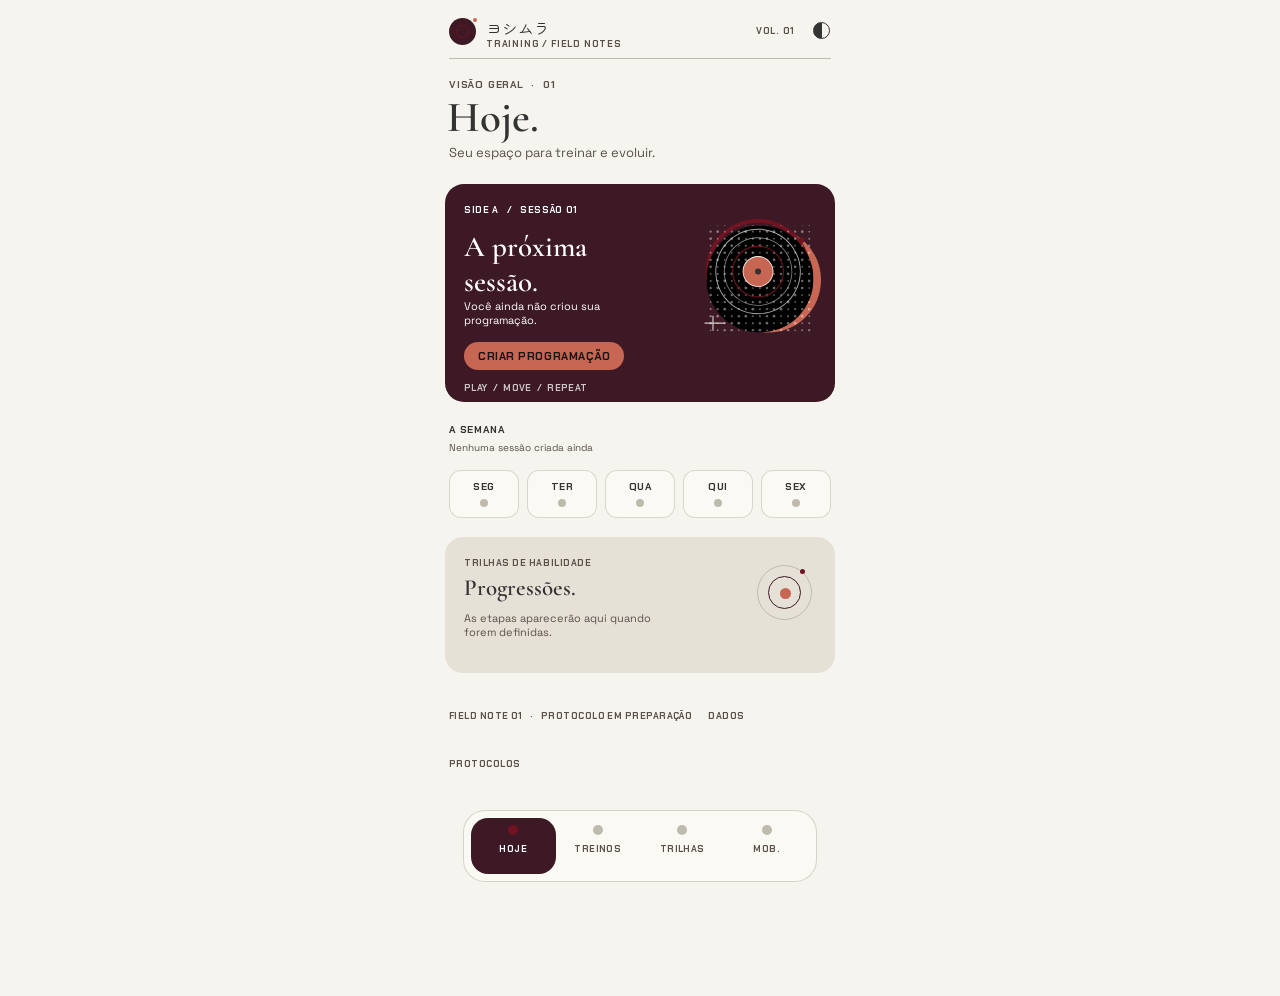
<file: docs/yoshimura/index.html>
<!DOCTYPE html>
<html lang="pt-BR">
<head>
<meta charset="UTF-8">
<meta name="viewport" content="width=device-width, initial-scale=1, viewport-fit=cover">
<title>Protocolo Yoshimura</title>
<meta name="theme-color" content="#F6F4EE">
<script>try{var t=localStorage.getItem("yoshimura:v1:theme");if(t==="dark"||t==="light")document.documentElement.setAttribute("data-theme",t)}catch(e){}</script>
<link rel="manifest" href="./manifest.webmanifest">
<link rel="apple-touch-icon" href="./assets/icons/apple-touch-icon.png">
<meta name="apple-mobile-web-app-capable" content="yes">
<meta name="mobile-web-app-capable" content="yes">
<meta name="apple-mobile-web-app-title" content="Yoshimura">
<link rel="stylesheet" href="./styles/fonts.css">
<link rel="stylesheet" href="./styles/tokens.css">
<link rel="stylesheet" href="./styles/base.css">
<link rel="stylesheet" href="./styles/components.css">
</head>
<body>
<a class="skip" href="#conteudo">Ir para o conteúdo</a>

<div id="app" class="frame"><noscript><p>Este app precisa de JavaScript.</p></noscript></div>
<script type="module" src="./scripts/main.js"></script>
</body>
</html>
</file>
<file: docs/yoshimura/styles/fonts.css>
/* Fontes hospedadas localmente (OFL-1.1; ver assets/fonts/LICENSES.md). Sem requisição a terceiros. */
@font-face { font-family: "Cormorant Garamond"; font-weight: 600; font-style: normal; font-display: swap; src: url("../assets/fonts/cormorant-garamond-latin-600-normal.woff2") format("woff2"); }
@font-face { font-family: "Cormorant Garamond"; font-weight: 400; font-style: italic; font-display: swap; src: url("../assets/fonts/cormorant-garamond-latin-400-italic.woff2") format("woff2"); }
@font-face { font-family: "Space Grotesk"; font-weight: 400; font-style: normal; font-display: swap; src: url("../assets/fonts/space-grotesk-latin-400-normal.woff2") format("woff2"); }
@font-face { font-family: "Space Grotesk"; font-weight: 500; font-style: normal; font-display: swap; src: url("../assets/fonts/space-grotesk-latin-500-normal.woff2") format("woff2"); }
@font-face { font-family: "Chakra Petch"; font-weight: 700; font-style: normal; font-display: swap; src: url("../assets/fonts/chakra-petch-latin-700-normal.woff2") format("woff2"); }
@font-face { font-family: "Zen Maru Gothic"; font-weight: 400; font-style: normal; font-display: swap; src: url("../assets/fonts/zen-maru-gothic-brand-subset.woff2") format("woff2"); }
</file>
<file: docs/yoshimura/styles/tokens.css>
/* Tokens extraídos do arquivo Figma "Yoshimura | Direção Visual e Protótipo" (variáveis
   "Yoshimura / Risograph" e "Yoshimura / Afterhours"). Nomes CSS seguem o codeSyntax do Figma. */
:root {
  --y-art-dark: #333333; --y-art-light: #F6F4EE; /* cores fixas da ilustração (Figma), iguais nos dois temas */
  --yoshimura-riso-canvas: #F6F4EE; --yoshimura-riso-surface: #E6E1D7; --yoshimura-riso-surfaceAlt: #FBF9F4;
  --yoshimura-riso-ink: #333333; --yoshimura-riso-muted: #5A514B; --yoshimura-riso-line: #BEBBAD;
  --yoshimura-riso-plum: #3C1925; --yoshimura-riso-coral: #C76652; --yoshimura-riso-amber: #721322;
  --yoshimura-riso-blush: #F7EAEE; --yoshimura-riso-white: #FFFFFF;

  --yoshimura-dark-canvas: #080706; --yoshimura-dark-surface: #1C1612; --yoshimura-dark-surfaceAlt: #2A221B;
  --yoshimura-dark-ink: #E8DFCE; --yoshimura-dark-muted: #B7AA9B; --yoshimura-dark-line: #6F5A42;
  --yoshimura-dark-plum: #564752; --yoshimura-dark-coral: #A56E96; --yoshimura-dark-amber: #D8A86C;
  --yoshimura-dark-blush: #3C3038; --yoshimura-dark-white: #F4EDE0;

  /* Tipografia (Figma): títulos Cormorant Garamond, texto Space Grotesk, rótulos Chakra Petch, marca Zen Maru Gothic */
  --y-font-display: "Cormorant Garamond", Georgia, serif;
  --y-font-body: "Space Grotesk", system-ui, -apple-system, "Segoe UI", sans-serif;
  --y-font-label: "Chakra Petch", system-ui, sans-serif;
  --y-font-brand: "Zen Maru Gothic", "Hiragino Maru Gothic ProN", sans-serif;
  --y-radius-card: 13px; --y-radius-block: 18px;
  --y-column: 430px;
  --y-on-coral: #1B1416; /* texto sobre a pílula coral/rosa: ink do Figma não atinge contraste */
}

/* Tokens semânticos. Padrão: tema claro (Risograph). Sistema escuro: Afterhours, a menos que o usuário force o claro. */
:root, :root[data-theme="light"] {
  color-scheme: light;
  --y-canvas: var(--yoshimura-riso-canvas); --y-surface: var(--yoshimura-riso-surface); --y-surface-alt: var(--yoshimura-riso-surfaceAlt);
  --y-ink: var(--yoshimura-riso-ink); --y-muted: var(--yoshimura-riso-muted); --y-line: var(--yoshimura-riso-line);
  --y-plum: var(--yoshimura-riso-plum); --y-coral: var(--yoshimura-riso-coral); --y-amber: var(--yoshimura-riso-amber);
  --y-blush: var(--yoshimura-riso-blush); --y-white: var(--yoshimura-riso-white);
  --y-focus: var(--yoshimura-riso-plum); --y-numeral: var(--yoshimura-riso-plum);
  --y-danger: #9B2C20; /* derivado: coral do Figma não atinge contraste de texto (3,5:1) */
}
@media (prefers-color-scheme: dark) {
  :root:not([data-theme="light"]) {
    color-scheme: dark;
    --y-canvas: var(--yoshimura-dark-canvas); --y-surface: var(--yoshimura-dark-surface); --y-surface-alt: var(--yoshimura-dark-surfaceAlt);
    --y-ink: var(--yoshimura-dark-ink); --y-muted: var(--yoshimura-dark-muted); --y-line: var(--yoshimura-dark-line);
    --y-plum: var(--yoshimura-dark-plum); --y-coral: var(--yoshimura-dark-coral); --y-amber: var(--yoshimura-dark-amber);
    --y-blush: var(--yoshimura-dark-blush); --y-white: var(--yoshimura-dark-white);
    --y-focus: var(--yoshimura-dark-amber); --y-danger: #E58C7B; --y-numeral: var(--yoshimura-dark-amber);
  }
}
:root[data-theme="dark"] {
  color-scheme: dark;
  --y-canvas: var(--yoshimura-dark-canvas); --y-surface: var(--yoshimura-dark-surface); --y-surface-alt: var(--yoshimura-dark-surfaceAlt);
  --y-ink: var(--yoshimura-dark-ink); --y-muted: var(--yoshimura-dark-muted); --y-line: var(--yoshimura-dark-line);
  --y-plum: var(--yoshimura-dark-plum); --y-coral: var(--yoshimura-dark-coral); --y-amber: var(--yoshimura-dark-amber);
  --y-blush: var(--yoshimura-dark-blush); --y-white: var(--yoshimura-dark-white);
  --y-focus: var(--yoshimura-dark-amber); --y-danger: #E58C7B; --y-numeral: var(--yoshimura-dark-amber); /* plum do Figma sobre surface escuro dá ~1,7:1 */
}
</file>
<file: docs/yoshimura/styles/base.css>
/* Base e shell. Medidas vêm dos frames do Figma (390 × 844): margem de cartões 20 px, cabeçalho 24 px,
   barra inferior 354 × 72. Tamanhos de fonte = os do Figma; único desvio: 8 px sobe para 9 px
   (registrado em docs/YOSHIMURA.md). Tracking do Figma está em % do corpo → usado em em. */
*, *::before, *::after { box-sizing: border-box; }
html { -webkit-text-size-adjust: 100%; background: var(--y-canvas); }
body { margin: 0; background: var(--y-canvas); color: var(--y-ink); font: 400 13px/1.45 var(--y-font-body); overflow-wrap: anywhere; min-height: 100dvh; }
.frame { max-width: var(--y-column); margin: 0 auto; padding: 0 20px calc(110px + env(safe-area-inset-bottom)); }
a { color: inherit; }
:focus-visible { outline: 3px solid var(--y-focus); outline-offset: 2px; border-radius: 6px; }
.skip { position: absolute; left: -999px; top: 0; } .skip:focus { left: 8px; top: 8px; background: var(--y-surface-alt); color: var(--y-ink); padding: 8px 12px; z-index: 30; }
h1, h2, h3, h4 { font-family: var(--y-font-display); font-weight: 600; margin: 0; line-height: 1.21; }
p { margin: 0; }

/* Rótulos: Chakra Petch Bold, caixa alta, tracking largo */
.label, .eyebrow { font: 700 10px/18px var(--y-font-label); white-space: pre-wrap; letter-spacing: .08em; text-transform: uppercase; color: var(--y-muted); margin: 0; }
.micro { font: 700 9px/18px var(--y-font-label); white-space: pre-wrap; letter-spacing: .06em; text-transform: uppercase; color: var(--y-muted); margin: 0; }

/* Cabeçalho: selo + marca, descritor, volume, hairline */
.masthead { display: flex; align-items: flex-start; gap: 10px; height: 59px; padding: 17px 0 0; margin: 0 4px; border-bottom: 1px solid var(--y-line); }
.seal { position: relative; width: 27px; height: 27px; margin-top: 1px; border-radius: 50%; background: var(--y-plum); flex: none; }
.seal::before { content: ""; position: absolute; inset: 7px; border-radius: 50%; border: 1.1px solid var(--y-amber); }
.seal::after { content: ""; position: absolute; width: 4px; height: 4px; border-radius: 50%; background: var(--y-coral); right: -1px; top: 0; }
.brandbox { display: grid; gap: 0; flex: 1; min-width: 0; margin-left: 0; }
.brand { font: 400 16px/23px var(--y-font-brand); margin: 0; color: var(--y-ink); }
.brandbox .micro { letter-spacing: .09em; font-size: 9px; margin-top: -5px; }
.vol { margin-left: auto; margin-top: 5px; text-align: right; letter-spacing: .08em; }
.theme-toggle { width: 44px; height: 44px; margin: -9px -12px 0 -6px; flex: none; display: grid; place-items: center; border: 0; background: transparent; color: var(--y-ink); cursor: pointer; border-radius: 50%; }
.theme-toggle i { width: 17px; height: 17px; border-radius: 50%; border: 1.5px solid currentColor; background: linear-gradient(90deg, currentColor 50%, transparent 50%); display: block; }

/* Cabeça de página */
.page-head { padding: 0 4px; }
.page-head .eyebrow { margin-top: 17px; line-height: 18px; letter-spacing: .08em; }
.eyebrow a { display: inline-block; padding: 13px 0; margin: -13px 0; text-decoration: none; }
.page-title { font-size: 2.6875rem; line-height: 52px; margin: -3px 0 0 -2px; } /* "Hoje." 43 px; Treinos 40; Detalhes 39 */
.page-title.t40 { font-size: 2.5rem; } .page-title.t39 { font-size: 2.4375rem; }
.page-sub { font-size: 13px; line-height: 19px; color: var(--y-muted); margin: 0 0 22px; }

/* Rodapé de nota + barra inferior */
.fieldnote { margin: 21px 4px 0; display: flex; flex-wrap: wrap; align-items: center; gap: 4px 16px; }
.fieldnote .micro { letter-spacing: .05em; }
.fieldnote { margin-top: 21px; padding-bottom: calc(100px + env(safe-area-inset-bottom)); }
.fieldnote a { min-height: 44px; display: inline-flex; align-items: center; text-decoration: none; }
.nav { position: fixed; left: 50%; transform: translateX(-50%); bottom: calc(18px + env(safe-area-inset-bottom)); width: min(354px, calc(100% - 36px)); z-index: 20;
  background: var(--y-surface-alt); border: 1px solid color-mix(in srgb, var(--y-line) 60%, transparent); border-radius: 22px; }
.nav ul { list-style: none; margin: 0; padding: 7px; display: grid; grid-template-columns: repeat(4, 1fr); }
.nav a { height: 56px; display: flex; flex-direction: column; align-items: center; justify-content: flex-start; padding-top: 7px; gap: 10px; border-radius: 17px; text-decoration: none;
  font: 700 9px/1 var(--y-font-label); letter-spacing: .05em; text-transform: uppercase; color: var(--y-muted); }
.nav a::before { content: ""; width: 10px; height: 10px; border-radius: 50%; background: var(--y-line); }
.nav a[aria-current="page"] { background: var(--y-plum); color: var(--y-white); }
.nav a[aria-current="page"]::before { background: var(--y-amber); }
@media (prefers-reduced-motion: reduce) { * { transition: none !important; animation: none !important; } }
</file>
<file: docs/yoshimura/styles/components.css>
/* Componentes — medidas dos frames do Figma. */
/* Cartões */
.card { background: var(--y-surface); border-radius: 18px; padding: 17px 19px; margin: 12px 0; position: relative; overflow: hidden; }
.card.alt { background: var(--y-surface-alt); border: 1px solid color-mix(in srgb, var(--y-line) 60%, transparent); }
.card.plum { background: var(--y-plum); color: var(--y-white); }
.card.plum .label, .card.plum .micro { color: var(--y-white); }
.card h3 { font-size: 1.4375rem; }
.card .text { font-size: 11px; line-height: 14px; color: var(--y-muted); margin-top: 8px; max-width: 220px; }

/* Cartão de destaque (Featured / session card) */
.featured { margin: 0; height: 218px; border-radius: 19px; padding: 17px 19px 0; display: block; }
.featured .overline { letter-spacing: .07em; }
.featured h2 { font-size: 29px; line-height: 35px; margin-top: 10px; max-width: 150px; }
.featured .desc { font-size: 11px; line-height: 14px; margin-top: 0; max-width: 180px; }
.featured .signoff { margin-top: 9px; opacity: .75; letter-spacing: .05em; }
.featured .disc { position: absolute; right: 14px; top: 34px; width: 124px; height: 124px; }
.pill { display: inline-flex; align-items: center; justify-content: center; height: 28px; min-width: 124px; margin-top: 15px; padding: 0 14px; border-radius: 14px; background: var(--y-coral); color: var(--y-on-coral);
  font: 700 11px/1 var(--y-font-label); letter-spacing: .05em; text-transform: uppercase; text-decoration: none; align-self: flex-start; }
.pill.blush { background: var(--y-blush); color: var(--y-ink); height: 20px; min-width: 100px; font-size: 9px; letter-spacing: .04em; border-radius: 10px; margin-top: 5px; }

/* Semana */
.week-head { margin: 19px 4px 0; } .week-head .label { color: var(--y-ink); letter-spacing: .08em; }
.week-head .note { font-size: 10px; line-height: 14px; color: var(--y-muted); margin-top: 2px; }
.days { display: grid; grid-template-columns: repeat(5, 1fr); gap: 8px; margin: 15px 4px 0; }
.day { height: 48px; display: grid; place-items: center; align-content: center; gap: 7px; border: 1px solid color-mix(in srgb, var(--y-line) 55%, transparent); border-radius: 12px; background: var(--y-surface-alt); font: 700 10px/1 var(--y-font-label); letter-spacing: .04em; color: var(--y-ink); }
.day::after { content: ""; width: 8px; height: 8px; border-radius: 50%; background: var(--y-line); }
.day.has::after { background: var(--y-coral); }
.day[aria-current="date"] { background: var(--y-plum); color: var(--y-white); border-color: var(--y-plum); }

/* Trilhas */
.progress-card { min-height: 136px; margin: 19px 0 0; border-radius: 18px; }
.orbital { position: absolute; right: 23px; top: 28px; width: 55px; height: 55px; border: 1px solid var(--y-line); border-radius: 50%; }
.orbital::before { content: ""; position: absolute; inset: 10px; border: 1.2px solid var(--y-plum); border-radius: 50%; }
.orbital::after { content: ""; position: absolute; left: 22px; top: 22px; width: 11px; height: 11px; border-radius: 50%; background: var(--y-coral); }
.orbital i { position: absolute; left: 42px; top: 3px; width: 5px; height: 5px; border-radius: 50%; background: var(--y-amber); }

/* Treinos */
.overview { margin: 0; height: 104px; padding: 17px 19px; }
.overview h2 { font-size: 24px; line-height: 35px; margin-top: 3px; white-space: pre-wrap; } .overview .note { font-size: 10px; line-height: 14px; color: var(--y-muted); margin-top: 2px; max-width: 220px; }
.overview .wave { position: absolute; right: 16px; top: 31px; width: 116px; height: 38px; }
.track-head { margin: 24px 4px 0; } .track-head .label { color: var(--y-ink); letter-spacing: .06em; } .track-head .note { font-size: 10px; line-height: 14px; color: var(--y-muted); margin-top: 1px; }
.tracklist { list-style: none; margin: 13px 0 0; padding: 0; display: grid; gap: 9px; }
.track { position: relative; display: grid; grid-template-columns: 44px 1fr 24px; align-items: center; min-height: 56px; padding: 8px 14px; border: 1px solid color-mix(in srgb, var(--y-line) 55%, transparent); border-radius: 13px; background: var(--y-surface-alt); text-decoration: none; }
.track .num { font: 600 1.0625rem/1 var(--y-font-display); color: var(--y-numeral); }
.track .day-name { font: 500 12px/18px var(--y-font-body); text-transform: uppercase; color: var(--y-ink); display: block; }
.track .status { font: 700 9px/14px var(--y-font-label); white-space: pre-wrap; letter-spacing: .05em; text-transform: uppercase; color: var(--y-muted); display: block; margin-top: 2px; }
.track .marker { width: 9px; height: 9px; border-radius: 50%; border: 1px solid var(--y-line); justify-self: end; }
.track.has .marker { background: var(--y-coral); border-color: var(--y-coral); }
.footnote { font-size: 10px; line-height: 14px; color: var(--y-muted); margin: 22px 4px 0; }

/* Sessão */
.cover { margin: 0; min-height: 148px; padding: 19px 19px 18px; }
.cover h2 { font-size: 24px; line-height: 35px; margin-top: 6px; } .cover .desc { font-size: 11px; line-height: 14px; margin-top: 2px; max-width: 190px; }
.cover .disc { position: absolute; right: 18px; top: 29px; width: 94px; height: 94px; }
.back { display: inline-flex; align-items: center; min-height: 44px; text-decoration: none; margin: 0 4px; }
.section-head { margin: 22px 4px 7px; } .section-head .label { color: var(--y-ink); letter-spacing: .06em; font-size: 10px; }
.movement { display: grid; grid-template-columns: 45px 1fr; gap: 0 0; padding: 12px 17px 12px; margin: 0 0 19px; border-radius: 16px; min-height: 92px; }
.movement .num { font: 600 1.4375rem/1 var(--y-font-display); color: var(--y-numeral); margin-top: 3px; }
.movement .name { font: 700 11px/18px var(--y-font-label); letter-spacing: .04em; text-transform: uppercase; color: var(--y-ink); }
.movement .desc { font-size: 10px; line-height: 14px; color: var(--y-muted); margin-top: 5px; }
.logging { padding: 17px 18px 26px; border-radius: 16px; margin: 0; }
.logging .label { letter-spacing: .06em; }
.fields { display: grid; grid-template-columns: repeat(3, 1fr); gap: 10px; margin-top: 11px; }
.field { background: var(--y-surface); border-radius: 11px; min-height: 72px; padding: 9px 8px 8px; text-align: center; display: grid; align-content: space-between; justify-items: center; }
.field .placeholder { font: 600 1.1875rem/1.2 var(--y-font-display); color: var(--y-ink); }
.field label, label { display: block; font: 700 9px/1.3 var(--y-font-label); letter-spacing: .05em; text-transform: uppercase; color: var(--y-muted); margin-bottom: 4px; }
input[type=number], input[type=file] { width: 100%; min-height: 44px; font: inherit; color: var(--y-ink); padding: 6px 10px; border: 1px solid var(--y-muted); border-radius: 10px; background: var(--y-surface-alt); text-align: center; }
input[type=file] { text-align: left; }
.field input { min-height: 36px; border-width: 1px; font: 600 1.1875rem/1 var(--y-font-display); background: var(--y-surface-alt); }
.form-actions { margin-top: 12px; }
.session-note { margin: 26px 4px 0; letter-spacing: .04em; }
details { margin-top: 8px; } summary { min-height: 44px; display: flex; align-items: center; cursor: pointer; }

/* Botões, avisos, mensagens (Dados e formulários) */
.btn { min-height: 44px; padding: 0 18px; border: 1px solid var(--y-plum); background: var(--y-plum); color: var(--y-white); border-radius: 999px; font: 700 .75rem/1 var(--y-font-label); letter-spacing: .08em; text-transform: uppercase; cursor: pointer; display: inline-flex; align-items: center; text-decoration: none; margin: 4px 8px 4px 0; }
.btn.ghost { background: transparent; color: var(--y-ink); border-color: var(--y-line); }
.btn.danger { background: var(--y-danger); border-color: var(--y-danger); color: var(--y-canvas); }
.btn[disabled] { opacity: .5; cursor: not-allowed; }
.banner, .warn { background: var(--y-amber); color: #2B2118; border-radius: 12px; padding: 10px 14px; font-weight: 500; margin: 12px 4px 0; font-size: .8125rem; }
.msg { padding: 8px 12px; border-radius: 10px; border: 1px solid var(--y-line); background: var(--y-surface-alt); margin: 10px 0; }
.msg:empty { display: none; } .msg.ok { border-color: var(--y-plum); } .msg.error { border-color: var(--y-danger); color: var(--y-danger); font-weight: 500; }
.empty { padding: 20px 16px; border: 1px dashed var(--y-line); border-radius: 13px; color: var(--y-muted); }
fieldset { border: 1px dashed var(--y-line); border-radius: 12px; margin: 12px 0 0; padding: 8px 12px 12px; } legend { padding: 0 6px; font: 700 .6875rem/1 var(--y-font-label); letter-spacing: .08em; text-transform: uppercase; color: var(--y-muted); }

/* ---- Edição da programação ---- */
.form-row { margin: 10px 0; }
.form-row label { margin-bottom: 5px; }
input[type=text], select, textarea { width: 100%; min-height: 44px; font: 400 16px/1.3 var(--y-font-body, inherit); color: var(--y-ink); padding: 8px 12px; border: 1px solid var(--y-muted); border-radius: 10px; background: var(--y-surface-alt); text-align: left; }
textarea { resize: vertical; }
input[aria-invalid=true] { border-color: var(--y-danger); border-width: 2px; }
fieldset { border: 1px solid var(--y-line); border-radius: 12px; padding: 8px 12px 6px; margin: 12px 0 0; min-width: 0; }
legend { font: 700 9px/1.3 var(--y-font-label); letter-spacing: .05em; text-transform: uppercase; color: var(--y-muted); padding: 0 6px; }
.check { display: flex; align-items: center; gap: 10px; min-height: 44px; margin: 0; font: 500 .875rem/1.3 var(--y-font-body, inherit); letter-spacing: 0; text-transform: none; color: var(--y-ink); }
.check input { width: 22px; height: 22px; flex: none; margin: 0; }
.hint { font-size: .8125rem; color: var(--y-muted); margin: 4px 0 0; }
.actions { display: flex; flex-wrap: wrap; gap: 4px 0; margin: 12px 0 4px; }
.edit-list { list-style: none; margin: 12px 0; padding: 0; display: grid; gap: 12px; }
.edit-item { padding: 14px; }
.edit-top { display: grid; grid-template-columns: 36px 1fr; gap: 10px; align-items: start; }
.edit-item .name { margin: 0; overflow-wrap: anywhere; }
.edit-item details { margin-top: 8px; }
.edit-item summary, section > details > summary { cursor: pointer; min-height: 44px; display: flex; align-items: center; }
.row2 { display: grid; grid-template-columns: 1fr 1fr; gap: 0 10px; }
.notice { position: sticky; top: 0; z-index: 5; margin: 8px 0; }
.card.alt h2.label + form { margin-top: 4px; }
</file>
